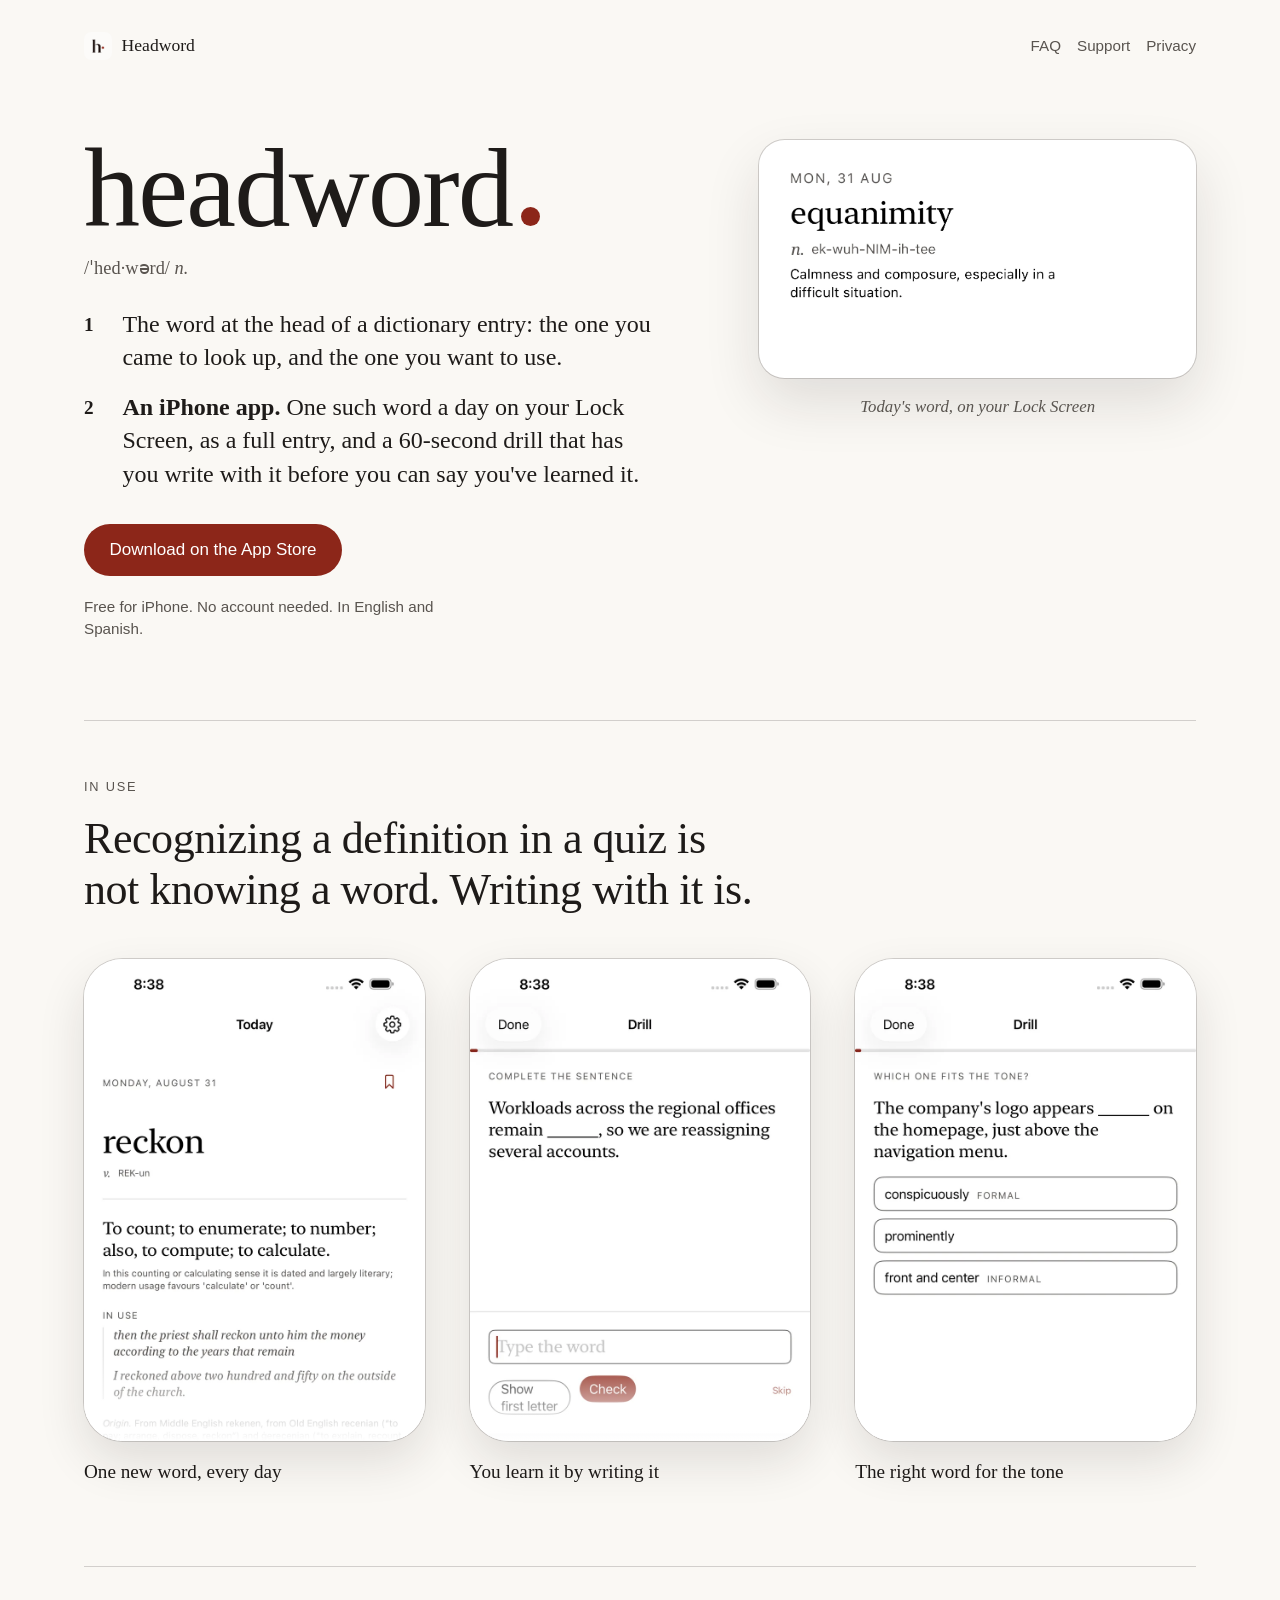
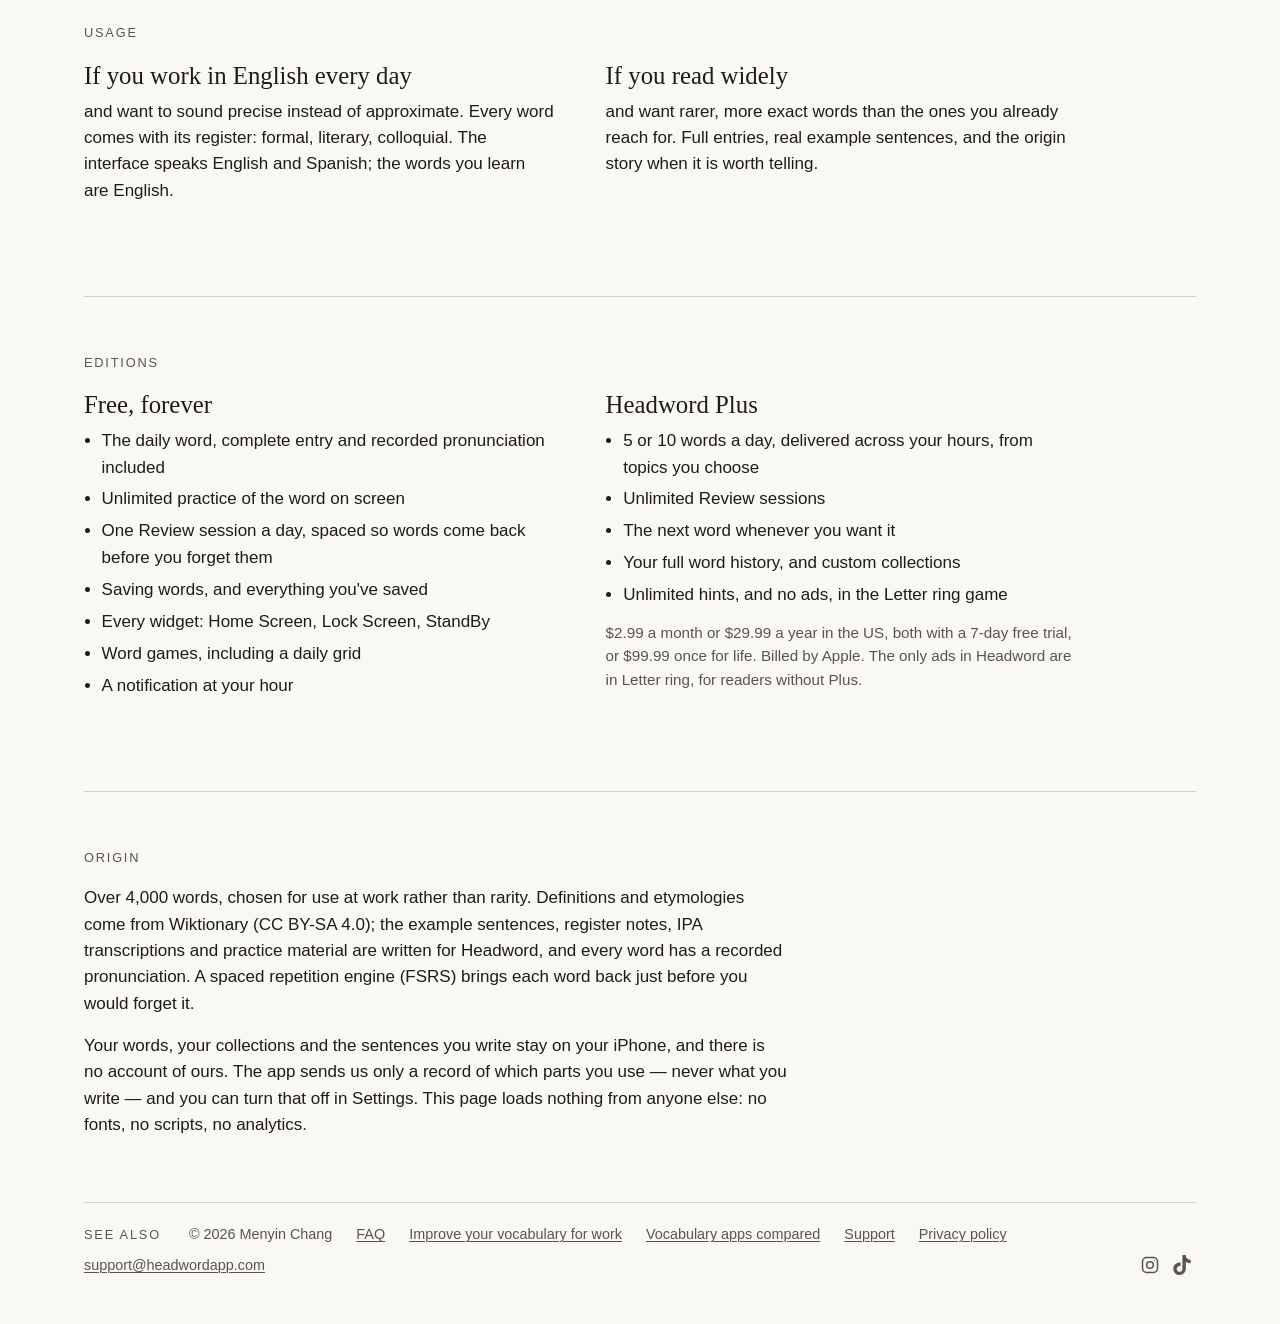
<file: index.html>
<!doctype html>
<html lang="en">
<head>
  <meta charset="utf-8">
  <meta name="viewport" content="width=device-width, initial-scale=1">
  <title>Headword: a word a day, and a drill that makes you write with it</title>
  <meta name="description" content="One new English word every day on your iPhone Lock Screen, as a full dictionary entry, and practice that has you type it, say it and write with it. For people who already work in English. No account needed.">
  <link rel="canonical" href="https://headwordapp.com/">
  <meta name="theme-color" content="#faf8f4" media="(prefers-color-scheme: light)">
  <meta name="theme-color" content="#16130f" media="(prefers-color-scheme: dark)">
  <meta property="og:type" content="website">
  <meta property="og:site_name" content="Headword">
  <meta property="og:title" content="Headword: a word a day, and a drill that makes you write with it">
  <meta property="og:description" content="One new English word every day on your iPhone Lock Screen, as a full dictionary entry, and a 60-second drill that has you write with it.">
  <meta property="og:url" content="https://headwordapp.com/">
  <meta property="og:image" content="https://headwordapp.com/img/og.jpg">
  <meta property="og:image:width" content="1200">
  <meta property="og:image:height" content="630">
  <meta property="og:image:alt" content="The Headword Lock Screen widget: Monday 31 August, equanimity, noun, calmness and composure, especially in a difficult situation.">
  <meta name="twitter:card" content="summary_large_image">
  <meta name="apple-itunes-app" content="app-id=6807881378">
  <link rel="icon" href="/icon.png">
  <link rel="apple-touch-icon" href="/icon.png">
  <link rel="stylesheet" href="/style.css">
  <script type="application/ld+json">
  {
    "@context": "https://schema.org",
    "@type": "MobileApplication",
    "name": "Headword",
    "alternateName": "Headword: Word of the Day",
    "url": "https://headwordapp.com/",
    "applicationCategory": "EducationalApplication",
    "installUrl": "https://apps.apple.com/app/id6807881378",
    "description": "One new English word every day on your iPhone Lock Screen, as a full dictionary entry, and practice that has you type it, say it and write with it, with spaced repetition. For non-native professionals who work in English.",
    "inLanguage": ["en", "es"],
    "offers": [
      { "@type": "Offer", "name": "Free", "price": "0", "priceCurrency": "USD" },
      { "@type": "Offer", "name": "Headword Plus, monthly", "price": "2.99", "priceCurrency": "USD" },
      { "@type": "Offer", "name": "Headword Plus, yearly", "price": "29.99", "priceCurrency": "USD" },
      { "@type": "Offer", "name": "Headword Plus, lifetime", "price": "99.99", "priceCurrency": "USD" }
    ],
    "operatingSystem": "iOS 18 or later",
    "author": { "@type": "Person", "name": "Menyin Chang" }
  }
  </script>
</head>
<body class="landing">
<main class="wide">
  <nav class="top" aria-label="Site">
    <a class="home" href="/" aria-current="page"><img src="/icon.png" alt="">Headword</a>
    <span class="spacer"></span>
    <a href="/faq/">FAQ</a>
    <a href="/support/">Support</a>
    <a href="/privacy/">Privacy</a>
  </nav>

  <header class="hero">
    <div class="entry">
      <h1 class="headword">
        <span class="visually-hidden">headword</span>
        <span class="bloom" aria-hidden="true"><span class="l" style="--i:0">h</span><span class="l" style="--i:1">e</span><span class="l" style="--i:2">a</span><span class="l" style="--i:3">d</span><span class="l" style="--i:4">w</span><span class="l" style="--i:5">o</span><span class="l" style="--i:6">r</span><span class="l" style="--i:7">d</span></span><span class="dot" aria-hidden="true"></span>
      </h1>
      <p class="apparatus">/ˈhed·wərd/ <span class="pos">n.</span></p>
      <ol class="senses">
        <li>
          <span class="n" aria-hidden="true">1</span>
          <p>The word at the head of a dictionary entry: the one you came to look up, and the one you want to use.</p>
        </li>
        <li>
          <span class="n" aria-hidden="true">2</span>
          <p><b>An iPhone app.</b> One such word a day on your Lock Screen, as a full entry, and a 60-second drill that has you write with it before you can say you've learned it.</p>
        </li>
      </ol>
      <div class="cta">
        <a class="button" href="https://apps.apple.com/app/id6807881378">Download on the App Store</a>
        <p class="quiet">Free for iPhone. No account needed. In English and Spanish.</p>
      </div>
    </div>
    <figure class="widget">
      <div class="card"><img src="/img/widget.webp" width="987" height="465" alt="The Lock Screen widget. Monday 31 August. equanimity, noun, ek-wuh-NIM-ih-tee. Calmness and composure, especially in a difficult situation."></div>
      <figcaption>Today's word, on your Lock Screen</figcaption>
    </figure>
  </header>

  <section class="sec" aria-labelledby="in-use">
    <h2 class="label" id="in-use">In use</h2>
    <p class="statement">Recognizing a definition in a quiz is not knowing a word. Writing with it is.</p>
    <div class="screens">
      <figure>
        <div class="phone"><img src="/img/today.webp" width="800" height="1130" loading="lazy" alt="The Today screen. Monday, August 31. reckon, verb, REK-un. To count; to enumerate; to number; also, to compute; to calculate. A note on usage, two example sentences, and the origin."></div>
        <figcaption>One new word, every day</figcaption>
      </figure>
      <figure>
        <div class="phone"><img src="/img/cloze.webp" width="800" height="1130" loading="lazy" alt="The drill. Complete the sentence: Workloads across the regional offices remain blank, so we are reassigning several accounts. A field to type the word, with Check, Show first letter and Skip."></div>
        <figcaption>You learn it by writing it</figcaption>
      </figure>
      <figure>
        <div class="phone"><img src="/img/register.webp" width="800" height="1130" loading="lazy" alt="The drill. Which one fits the tone? The company's logo appears blank on the homepage. Three choices: conspicuously, marked formal; prominently; front and center, marked informal."></div>
        <figcaption>The right word for the tone</figcaption>
      </figure>
    </div>
  </section>

  <section class="sec" aria-labelledby="usage">
    <h2 class="label" id="usage">Usage</h2>
    <div class="cols">
      <div>
        <h3>If you work in English every day</h3>
        <p>and want to sound precise instead of approximate. Every word comes with its register: formal, literary, colloquial. The interface speaks English and Spanish; the words you learn are English.</p>
      </div>
      <div>
        <h3>If you read widely</h3>
        <p>and want rarer, more exact words than the ones you already reach for. Full entries, real example sentences, and the origin story when it is worth telling.</p>
      </div>
    </div>
  </section>

  <section class="sec" aria-labelledby="editions">
    <h2 class="label" id="editions">Editions</h2>
    <div class="cols">
      <div>
        <h3>Free, forever</h3>
        <ul>
          <li>The daily word, complete entry and recorded pronunciation included</li>
          <li>Unlimited practice of the word on screen</li>
          <li>One Review session a day, spaced so words come back before you forget them</li>
          <li>Saving words, and everything you've saved</li>
          <li>Every widget: Home Screen, Lock Screen, StandBy</li>
          <li>Word games, including a daily grid</li>
          <li>A notification at your hour</li>
        </ul>
      </div>
      <div>
        <h3>Headword Plus</h3>
        <ul>
          <li>5 or 10 words a day, delivered across your hours, from topics you choose</li>
          <li>Unlimited Review sessions</li>
          <li>The next word whenever you want it</li>
          <li>Your full word history, and custom collections</li>
          <li>Unlimited hints, and no ads, in the Letter ring game</li>
        </ul>
        <p class="quiet">$2.99 a month or $29.99 a year in the US, both with a 7-day free trial, or $99.99 once for life. Billed by Apple. The only ads in Headword are in Letter ring, for readers without Plus.</p>
      </div>
    </div>
  </section>

  <section class="sec origin" aria-labelledby="origin">
    <h2 class="label" id="origin">Origin</h2>
    <p>Over 4,000 words, chosen for use at work rather than rarity. Definitions and etymologies come from Wiktionary (CC BY-SA 4.0); the example sentences, register notes, IPA transcriptions and practice material are written for Headword, and every word has a recorded pronunciation. A spaced repetition engine (FSRS) brings each word back just before you would forget it.</p>
    <p>Your words, your collections and the sentences you write stay on your iPhone, and there is no account of ours. The app sends us only a record of which parts you use — never what you write — and you can turn that off in Settings. This page loads nothing from anyone else: no fonts, no scripts, no analytics.</p>
  </section>

  <footer class="see-also">
    <span class="label">See also</span>
    <span>© 2026 Menyin Chang</span>
    <a href="/faq/">FAQ</a>
    <a href="/guides/improve-english-vocabulary-for-work/">Improve your vocabulary for work</a>
    <a href="/guides/vocabulary-apps-for-work/">Vocabulary apps compared</a>
    <a href="/support/">Support</a>
    <a href="/privacy/">Privacy policy</a>
    <a href="mailto:support@headwordapp.com">support@headwordapp.com</a>
    <span class="social"><a class="icon" href="https://www.instagram.com/headword.app/" rel="me" aria-label="Headword on Instagram, @headword.app"><svg viewBox="0 0 24 24" width="20" height="20" aria-hidden="true" focusable="false" fill="none" stroke="currentColor" stroke-width="1.8" stroke-linecap="round"><rect x="3" y="3" width="18" height="18" rx="5"/><circle cx="12" cy="12" r="4"/><circle cx="17.3" cy="6.7" r="0.6" fill="currentColor" stroke="none"/></svg></a><a class="icon" href="https://www.tiktok.com/@headword.app" rel="me" aria-label="Headword on TikTok, @headword.app"><svg viewBox="0 0 24 24" width="20" height="20" aria-hidden="true" focusable="false" fill="currentColor"><path d="M12.525.02c1.31-.02 2.61-.01 3.91-.02.08 1.53.63 3.09 1.75 4.17 1.12 1.11 2.7 1.62 4.24 1.79v4.03c-1.44-.05-2.89-.35-4.2-.97-.57-.26-1.1-.59-1.62-.93-.01 2.92.01 5.84-.02 8.75-.08 1.4-.54 2.79-1.35 3.94-1.31 1.92-3.58 3.17-5.91 3.21-1.43.08-2.86-.31-4.08-1.03-2.02-1.19-3.44-3.37-3.65-5.71-.02-.5-.03-1-.01-1.49.18-1.9 1.12-3.72 2.58-4.96 1.66-1.44 3.98-2.13 6.15-1.72.02 1.48-.04 2.96-.04 4.44-.99-.32-2.15-.23-3.02.37-.63.41-1.11 1.04-1.36 1.75-.21.51-.15 1.07-.14 1.61.24 1.64 1.82 3.02 3.5 2.87 1.12-.01 2.19-.66 2.77-1.61.19-.33.4-.67.41-1.06.1-1.79.06-3.57.07-5.36.01-4.03-.01-8.05.02-12.07z"/></svg></a></span>
  </footer>
</main>
</body>
</html>
</file>
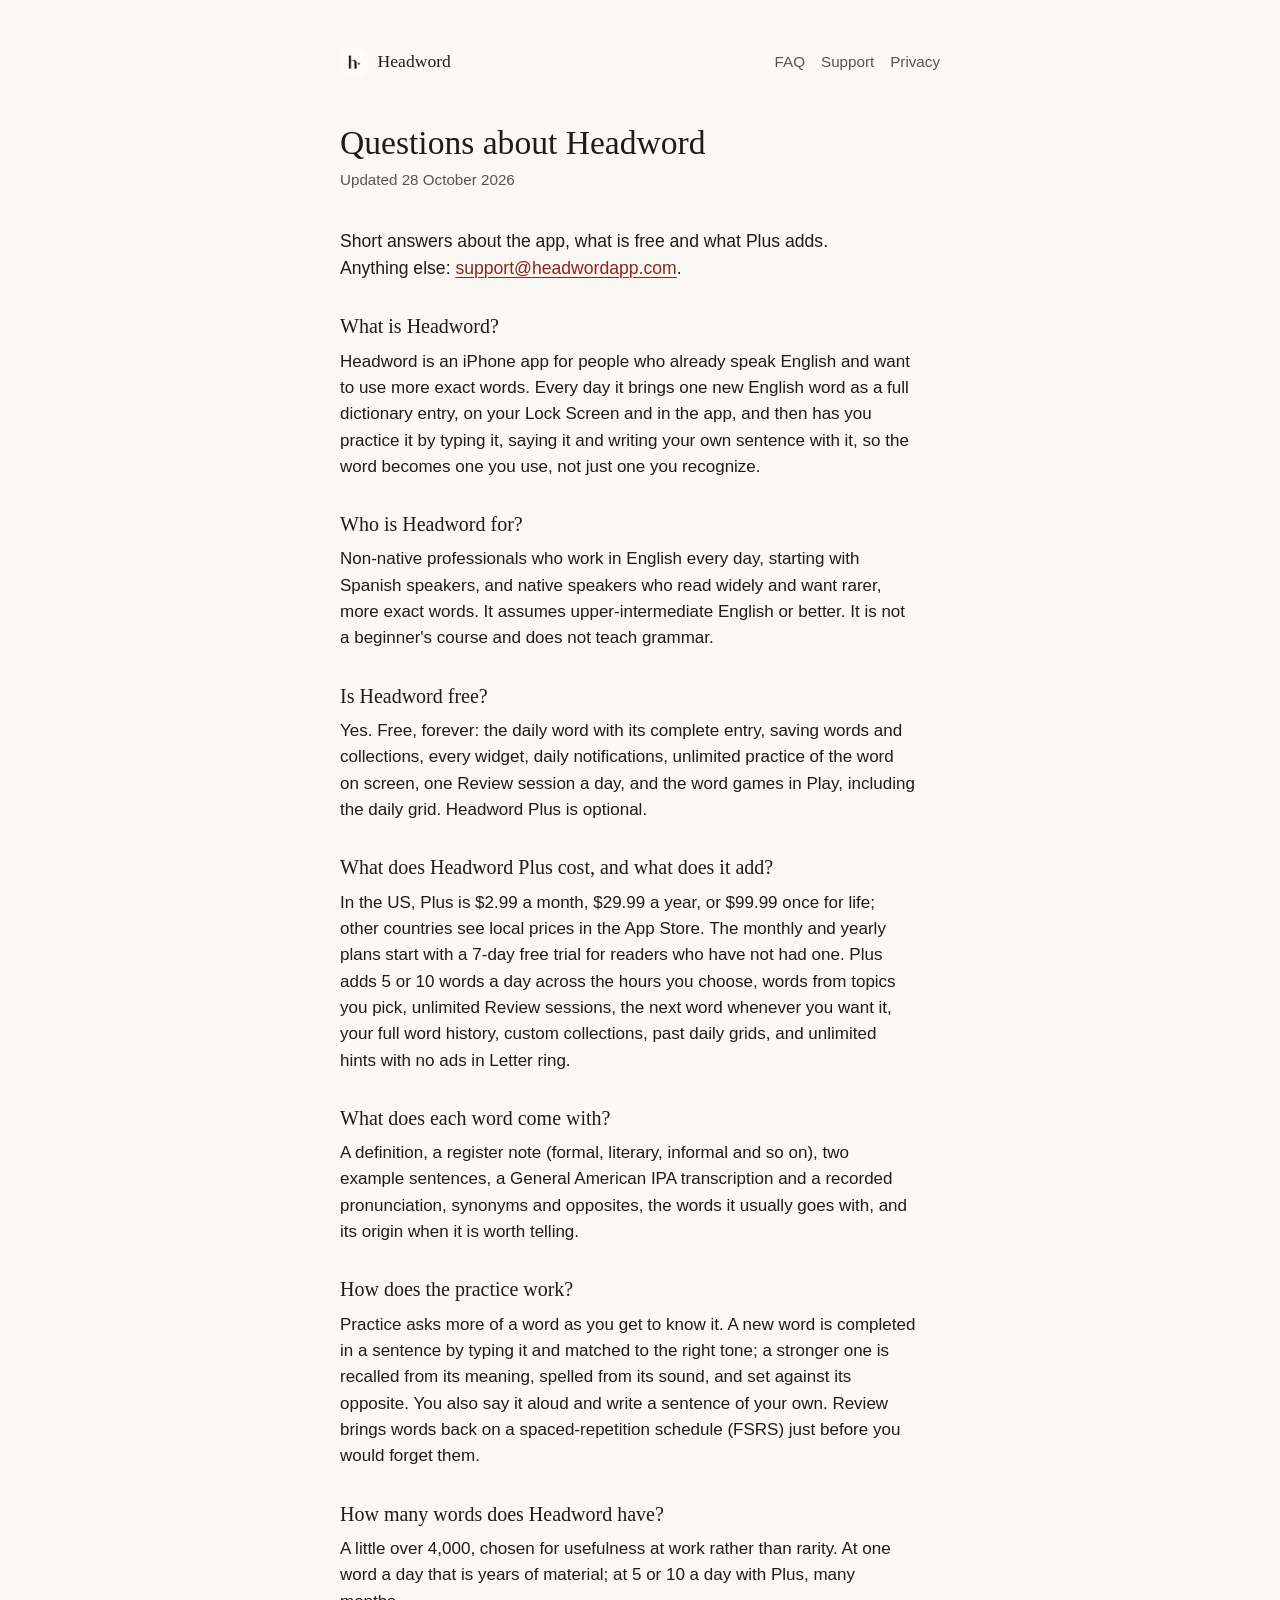
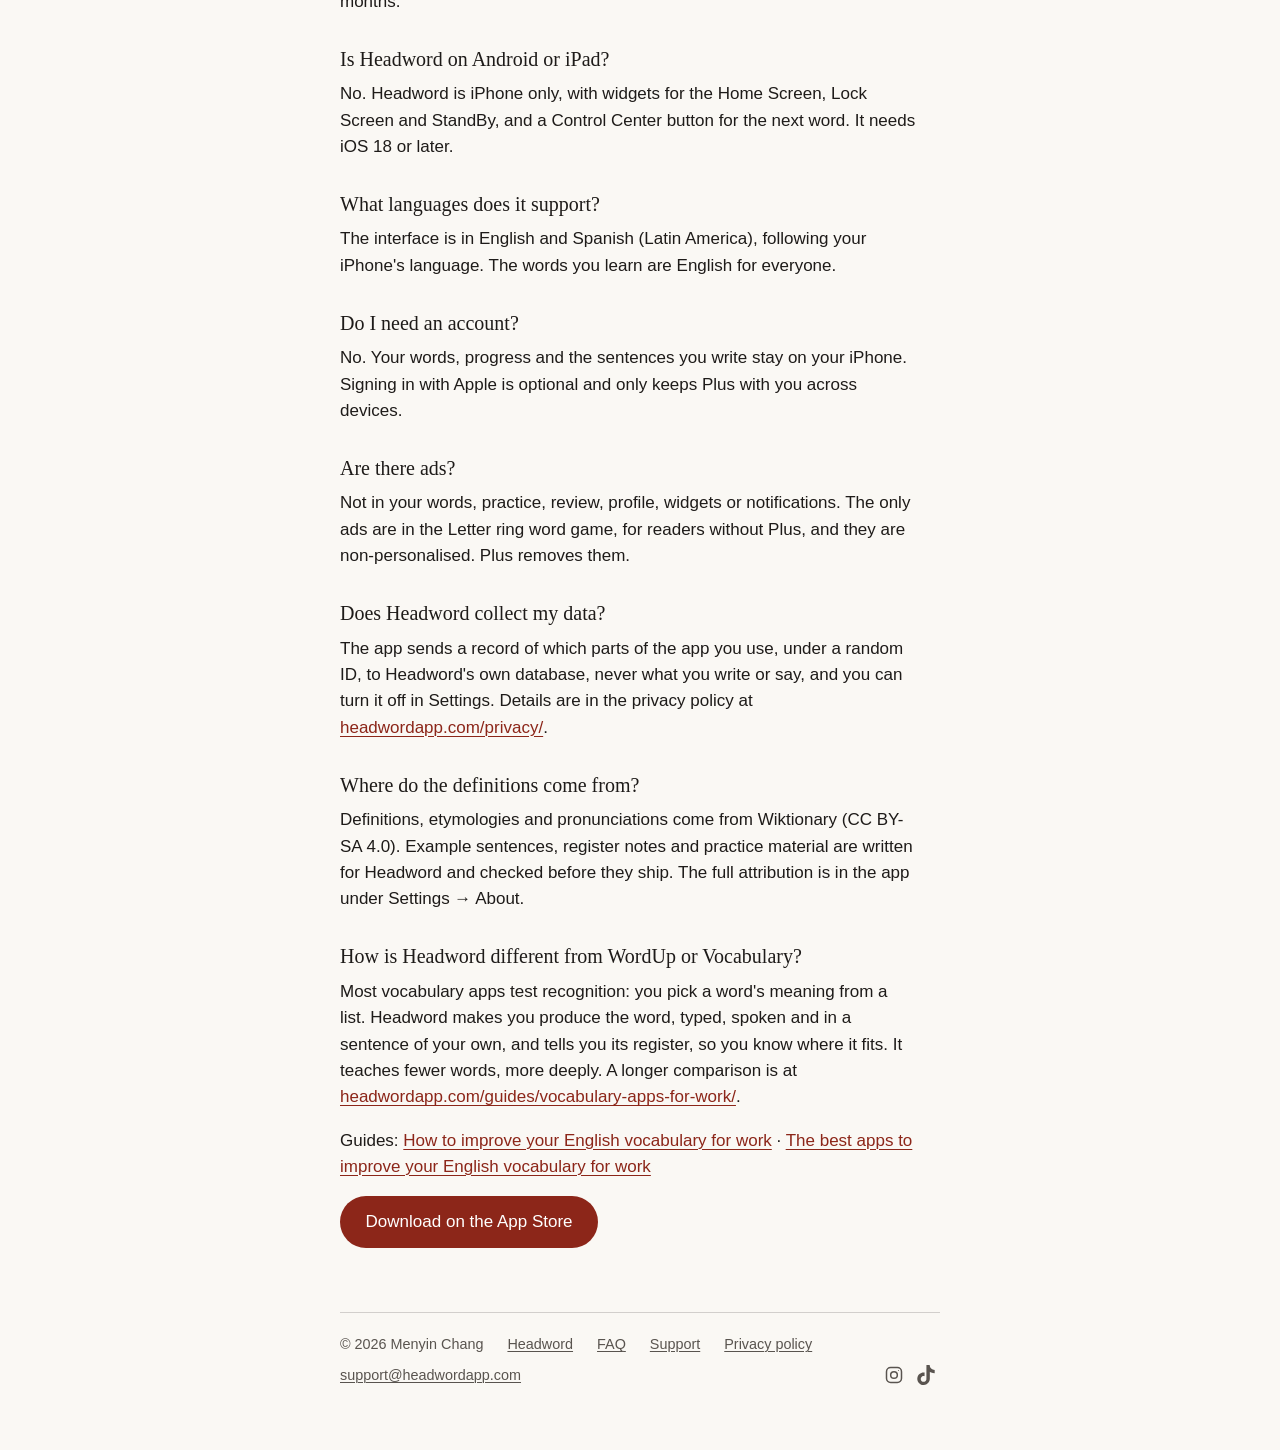
<file: faq/index.html>
<!doctype html>
<html lang="en">
<head>
  <meta charset="utf-8">
  <meta name="viewport" content="width=device-width, initial-scale=1">
  <title>Headword FAQ: price, Plus, practice, languages and privacy</title>
  <meta name="description" content="Answers about Headword, the iPhone vocabulary app: what is free, what Plus costs, how practice and spaced repetition work, languages, ads and privacy.">
  <link rel="canonical" href="https://headwordapp.com/faq/">
  <meta property="og:type" content="website">
  <meta property="og:site_name" content="Headword">
  <meta property="og:title" content="Headword FAQ: price, Plus, practice, languages and privacy">
  <meta property="og:description" content="Answers about Headword, the iPhone vocabulary app: what is free, what Plus costs, how practice and spaced repetition work, languages, ads and privacy.">
  <meta property="og:url" content="https://headwordapp.com/faq/">
  <meta property="og:image" content="https://headwordapp.com/img/og.jpg">
  <meta name="apple-itunes-app" content="app-id=6807881378">
  <link rel="icon" href="/icon.png">
  <link rel="stylesheet" href="/style.css">
  <script type="application/ld+json">
{
  "@context": "https://schema.org",
  "@type": "FAQPage",
  "mainEntity": [
    {
      "@type": "Question",
      "name": "What is Headword?",
      "acceptedAnswer": {
        "@type": "Answer",
        "text": "Headword is an iPhone app for people who already speak English and want to use more exact words. Every day it brings one new English word as a full dictionary entry, on your Lock Screen and in the app, and then has you practice it by typing it, saying it and writing your own sentence with it, so the word becomes one you use, not just one you recognize."
      }
    },
    {
      "@type": "Question",
      "name": "Who is Headword for?",
      "acceptedAnswer": {
        "@type": "Answer",
        "text": "Non-native professionals who work in English every day, starting with Spanish speakers, and native speakers who read widely and want rarer, more exact words. It assumes upper-intermediate English or better. It is not a beginner's course and does not teach grammar."
      }
    },
    {
      "@type": "Question",
      "name": "Is Headword free?",
      "acceptedAnswer": {
        "@type": "Answer",
        "text": "Yes. Free, forever: the daily word with its complete entry, saving words and collections, every widget, daily notifications, unlimited practice of the word on screen, one Review session a day, and the word games in Play, including the daily grid. Headword Plus is optional."
      }
    },
    {
      "@type": "Question",
      "name": "What does Headword Plus cost, and what does it add?",
      "acceptedAnswer": {
        "@type": "Answer",
        "text": "In the US, Plus is $2.99 a month, $29.99 a year, or $99.99 once for life; other countries see local prices in the App Store. The monthly and yearly plans start with a 7-day free trial for readers who have not had one. Plus adds 5 or 10 words a day across the hours you choose, words from topics you pick, unlimited Review sessions, the next word whenever you want it, your full word history, custom collections, past daily grids, and unlimited hints with no ads in Letter ring."
      }
    },
    {
      "@type": "Question",
      "name": "What does each word come with?",
      "acceptedAnswer": {
        "@type": "Answer",
        "text": "A definition, a register note (formal, literary, informal and so on), two example sentences, a General American IPA transcription and a recorded pronunciation, synonyms and opposites, the words it usually goes with, and its origin when it is worth telling."
      }
    },
    {
      "@type": "Question",
      "name": "How does the practice work?",
      "acceptedAnswer": {
        "@type": "Answer",
        "text": "Practice asks more of a word as you get to know it. A new word is completed in a sentence by typing it and matched to the right tone; a stronger one is recalled from its meaning, spelled from its sound, and set against its opposite. You also say it aloud and write a sentence of your own. Review brings words back on a spaced-repetition schedule (FSRS) just before you would forget them."
      }
    },
    {
      "@type": "Question",
      "name": "How many words does Headword have?",
      "acceptedAnswer": {
        "@type": "Answer",
        "text": "A little over 4,000, chosen for usefulness at work rather than rarity. At one word a day that is years of material; at 5 or 10 a day with Plus, many months."
      }
    },
    {
      "@type": "Question",
      "name": "Is Headword on Android or iPad?",
      "acceptedAnswer": {
        "@type": "Answer",
        "text": "No. Headword is iPhone only, with widgets for the Home Screen, Lock Screen and StandBy, and a Control Center button for the next word. It needs iOS 18 or later."
      }
    },
    {
      "@type": "Question",
      "name": "What languages does it support?",
      "acceptedAnswer": {
        "@type": "Answer",
        "text": "The interface is in English and Spanish (Latin America), following your iPhone's language. The words you learn are English for everyone."
      }
    },
    {
      "@type": "Question",
      "name": "Do I need an account?",
      "acceptedAnswer": {
        "@type": "Answer",
        "text": "No. Your words, progress and the sentences you write stay on your iPhone. Signing in with Apple is optional and only keeps Plus with you across devices."
      }
    },
    {
      "@type": "Question",
      "name": "Are there ads?",
      "acceptedAnswer": {
        "@type": "Answer",
        "text": "Not in your words, practice, review, profile, widgets or notifications. The only ads are in the Letter ring word game, for readers without Plus, and they are non-personalised. Plus removes them."
      }
    },
    {
      "@type": "Question",
      "name": "Does Headword collect my data?",
      "acceptedAnswer": {
        "@type": "Answer",
        "text": "The app sends a record of which parts of the app you use, under a random ID, to Headword's own database, never what you write or say, and you can turn it off in Settings. Details are in the privacy policy at headwordapp.com/privacy/."
      }
    },
    {
      "@type": "Question",
      "name": "Where do the definitions come from?",
      "acceptedAnswer": {
        "@type": "Answer",
        "text": "Definitions, etymologies and pronunciations come from Wiktionary (CC BY-SA 4.0). Example sentences, register notes and practice material are written for Headword and checked before they ship. The full attribution is in the app under Settings → About."
      }
    },
    {
      "@type": "Question",
      "name": "How is Headword different from WordUp or Vocabulary?",
      "acceptedAnswer": {
        "@type": "Answer",
        "text": "Most vocabulary apps test recognition: you pick a word's meaning from a list. Headword makes you produce the word, typed, spoken and in a sentence of your own, and tells you its register, so you know where it fits. It teaches fewer words, more deeply. A longer comparison is at headwordapp.com/guides/vocabulary-apps-for-work/."
      }
    }
  ]
}
  </script>
</head>
<body>
<main>
  <nav class="top" aria-label="Site">
    <a class="home" href="/"><img src="/icon.png" alt="">Headword</a>
    <span class="spacer"></span>
    <a href="/faq/" aria-current="page">FAQ</a>
    <a href="/support/">Support</a>
    <a href="/privacy/">Privacy</a>
  </nav>

  <h1>Questions about Headword</h1>
  <p class="dateline">Updated 28 October 2026</p>
  <p class="lead">Short answers about the app, what is free and what Plus adds. Anything else: <a href="mailto:support@headwordapp.com">support@headwordapp.com</a>.</p>
  <dl class="faq">
    <dt>What is Headword?</dt>
    <dd><p>Headword is an iPhone app for people who already speak English and want to use more exact words. Every day it brings one new English word as a full dictionary entry, on your Lock Screen and in the app, and then has you practice it by typing it, saying it and writing your own sentence with it, so the word becomes one you use, not just one you recognize.</p></dd>
    <dt>Who is Headword for?</dt>
    <dd><p>Non-native professionals who work in English every day, starting with Spanish speakers, and native speakers who read widely and want rarer, more exact words. It assumes upper-intermediate English or better. It is not a beginner&#x27;s course and does not teach grammar.</p></dd>
    <dt>Is Headword free?</dt>
    <dd><p>Yes. Free, forever: the daily word with its complete entry, saving words and collections, every widget, daily notifications, unlimited practice of the word on screen, one Review session a day, and the word games in Play, including the daily grid. Headword Plus is optional.</p></dd>
    <dt>What does Headword Plus cost, and what does it add?</dt>
    <dd><p>In the US, Plus is $2.99 a month, $29.99 a year, or $99.99 once for life; other countries see local prices in the App Store. The monthly and yearly plans start with a 7-day free trial for readers who have not had one. Plus adds 5 or 10 words a day across the hours you choose, words from topics you pick, unlimited Review sessions, the next word whenever you want it, your full word history, custom collections, past daily grids, and unlimited hints with no ads in Letter ring.</p></dd>
    <dt>What does each word come with?</dt>
    <dd><p>A definition, a register note (formal, literary, informal and so on), two example sentences, a General American IPA transcription and a recorded pronunciation, synonyms and opposites, the words it usually goes with, and its origin when it is worth telling.</p></dd>
    <dt>How does the practice work?</dt>
    <dd><p>Practice asks more of a word as you get to know it. A new word is completed in a sentence by typing it and matched to the right tone; a stronger one is recalled from its meaning, spelled from its sound, and set against its opposite. You also say it aloud and write a sentence of your own. Review brings words back on a spaced-repetition schedule (FSRS) just before you would forget them.</p></dd>
    <dt>How many words does Headword have?</dt>
    <dd><p>A little over 4,000, chosen for usefulness at work rather than rarity. At one word a day that is years of material; at 5 or 10 a day with Plus, many months.</p></dd>
    <dt>Is Headword on Android or iPad?</dt>
    <dd><p>No. Headword is iPhone only, with widgets for the Home Screen, Lock Screen and StandBy, and a Control Center button for the next word. It needs iOS 18 or later.</p></dd>
    <dt>What languages does it support?</dt>
    <dd><p>The interface is in English and Spanish (Latin America), following your iPhone&#x27;s language. The words you learn are English for everyone.</p></dd>
    <dt>Do I need an account?</dt>
    <dd><p>No. Your words, progress and the sentences you write stay on your iPhone. Signing in with Apple is optional and only keeps Plus with you across devices.</p></dd>
    <dt>Are there ads?</dt>
    <dd><p>Not in your words, practice, review, profile, widgets or notifications. The only ads are in the Letter ring word game, for readers without Plus, and they are non-personalised. Plus removes them.</p></dd>
    <dt>Does Headword collect my data?</dt>
    <dd><p>The app sends a record of which parts of the app you use, under a random ID, to Headword&#x27;s own database, never what you write or say, and you can turn it off in Settings. Details are in the privacy policy at <a href="/privacy/">headwordapp.com/privacy/</a>.</p></dd>
    <dt>Where do the definitions come from?</dt>
    <dd><p>Definitions, etymologies and pronunciations come from Wiktionary (CC BY-SA 4.0). Example sentences, register notes and practice material are written for Headword and checked before they ship. The full attribution is in the app under Settings → About.</p></dd>
    <dt>How is Headword different from WordUp or Vocabulary?</dt>
    <dd><p>Most vocabulary apps test recognition: you pick a word&#x27;s meaning from a list. Headword makes you produce the word, typed, spoken and in a sentence of your own, and tells you its register, so you know where it fits. It teaches fewer words, more deeply. A longer comparison is at <a href="/guides/vocabulary-apps-for-work/">headwordapp.com/guides/vocabulary-apps-for-work/</a>.</p></dd>
  </dl>
  <p>Guides: <a href="/guides/improve-english-vocabulary-for-work/">How to improve your English vocabulary for work</a> · <a href="/guides/vocabulary-apps-for-work/">The best apps to improve your English vocabulary for work</a></p>
  <p><a class="button" href="https://apps.apple.com/app/id6807881378">Download on the App Store</a></p>

  <footer>
    <span>© 2026 Menyin Chang</span>
    <a href="/">Headword</a>
    <a href="/faq/">FAQ</a>
    <a href="/support/">Support</a>
    <a href="/privacy/">Privacy policy</a>
    <a href="mailto:support@headwordapp.com">support@headwordapp.com</a>
    <span class="social"><a class="icon" href="https://www.instagram.com/headword.app/" rel="me" aria-label="Headword on Instagram, @headword.app"><svg viewBox="0 0 24 24" width="20" height="20" aria-hidden="true" focusable="false" fill="none" stroke="currentColor" stroke-width="1.8" stroke-linecap="round"><rect x="3" y="3" width="18" height="18" rx="5"/><circle cx="12" cy="12" r="4"/><circle cx="17.3" cy="6.7" r="0.6" fill="currentColor" stroke="none"/></svg></a><a class="icon" href="https://www.tiktok.com/@headword.app" rel="me" aria-label="Headword on TikTok, @headword.app"><svg viewBox="0 0 24 24" width="20" height="20" aria-hidden="true" focusable="false" fill="currentColor"><path d="M12.525.02c1.31-.02 2.61-.01 3.91-.02.08 1.53.63 3.09 1.75 4.17 1.12 1.11 2.7 1.62 4.24 1.79v4.03c-1.44-.05-2.89-.35-4.2-.97-.57-.26-1.1-.59-1.62-.93-.01 2.92.01 5.84-.02 8.75-.08 1.4-.54 2.79-1.35 3.94-1.31 1.92-3.58 3.17-5.91 3.21-1.43.08-2.86-.31-4.08-1.03-2.02-1.19-3.44-3.37-3.65-5.71-.02-.5-.03-1-.01-1.49.18-1.9 1.12-3.72 2.58-4.96 1.66-1.44 3.98-2.13 6.15-1.72.02 1.48-.04 2.96-.04 4.44-.99-.32-2.15-.23-3.02.37-.63.41-1.11 1.04-1.36 1.75-.21.51-.15 1.07-.14 1.61.24 1.64 1.82 3.02 3.5 2.87 1.12-.01 2.19-.66 2.77-1.61.19-.33.4-.67.41-1.06.1-1.79.06-3.57.07-5.36.01-4.03-.01-8.05.02-12.07z"/></svg></a></span>
  </footer>
</main>
</body>
</html>
</file>
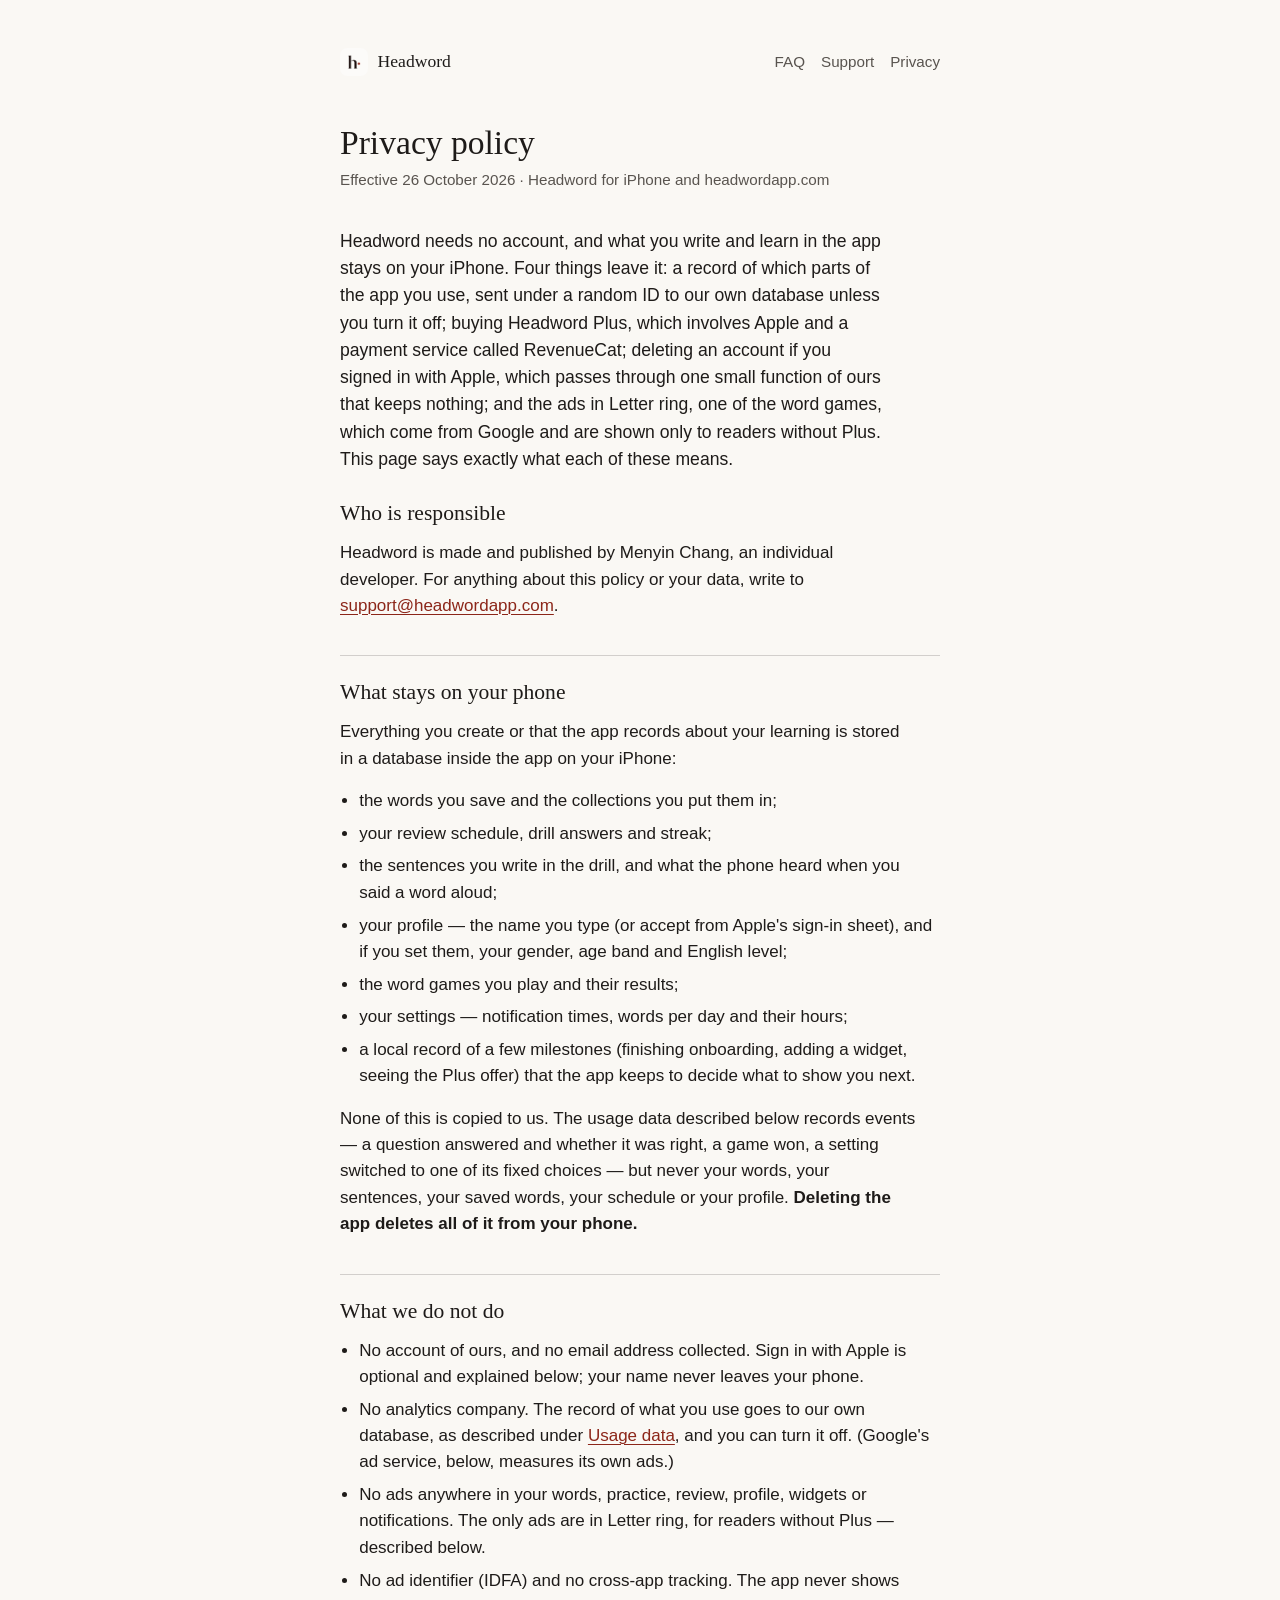
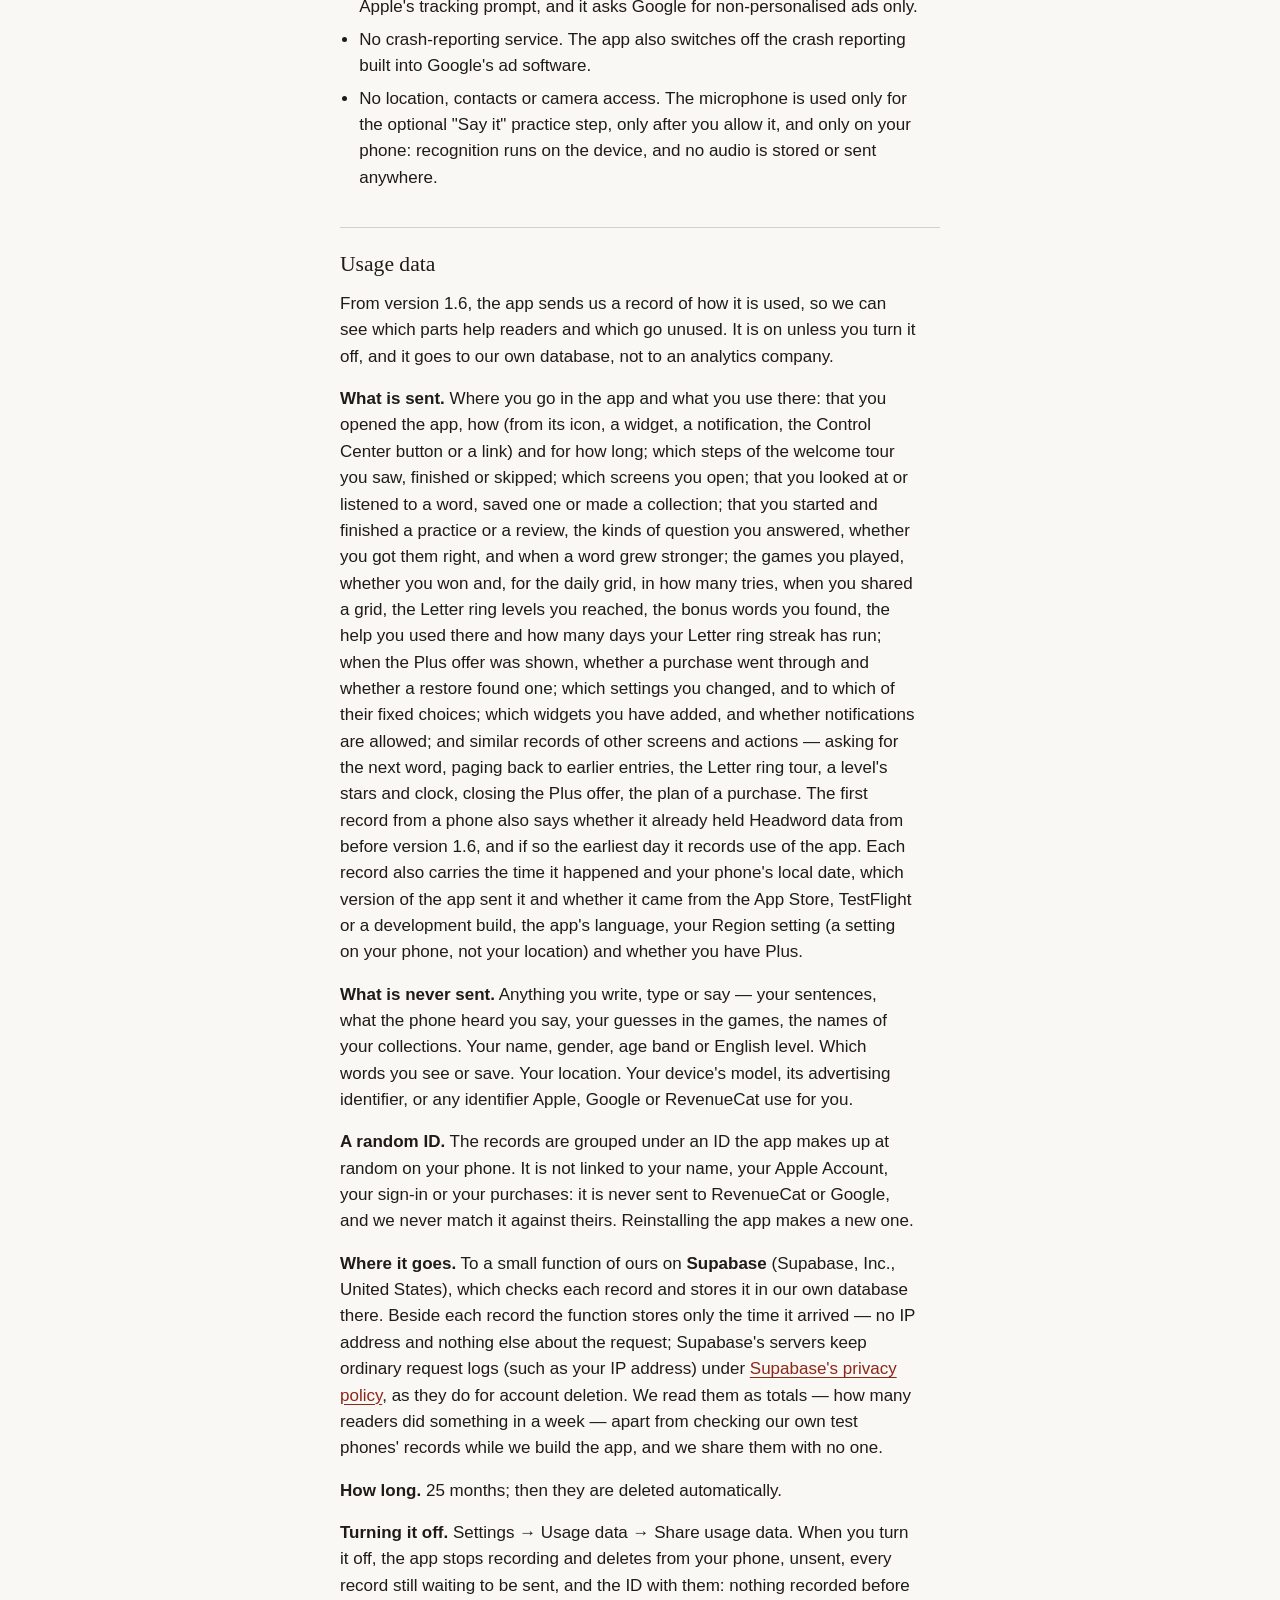
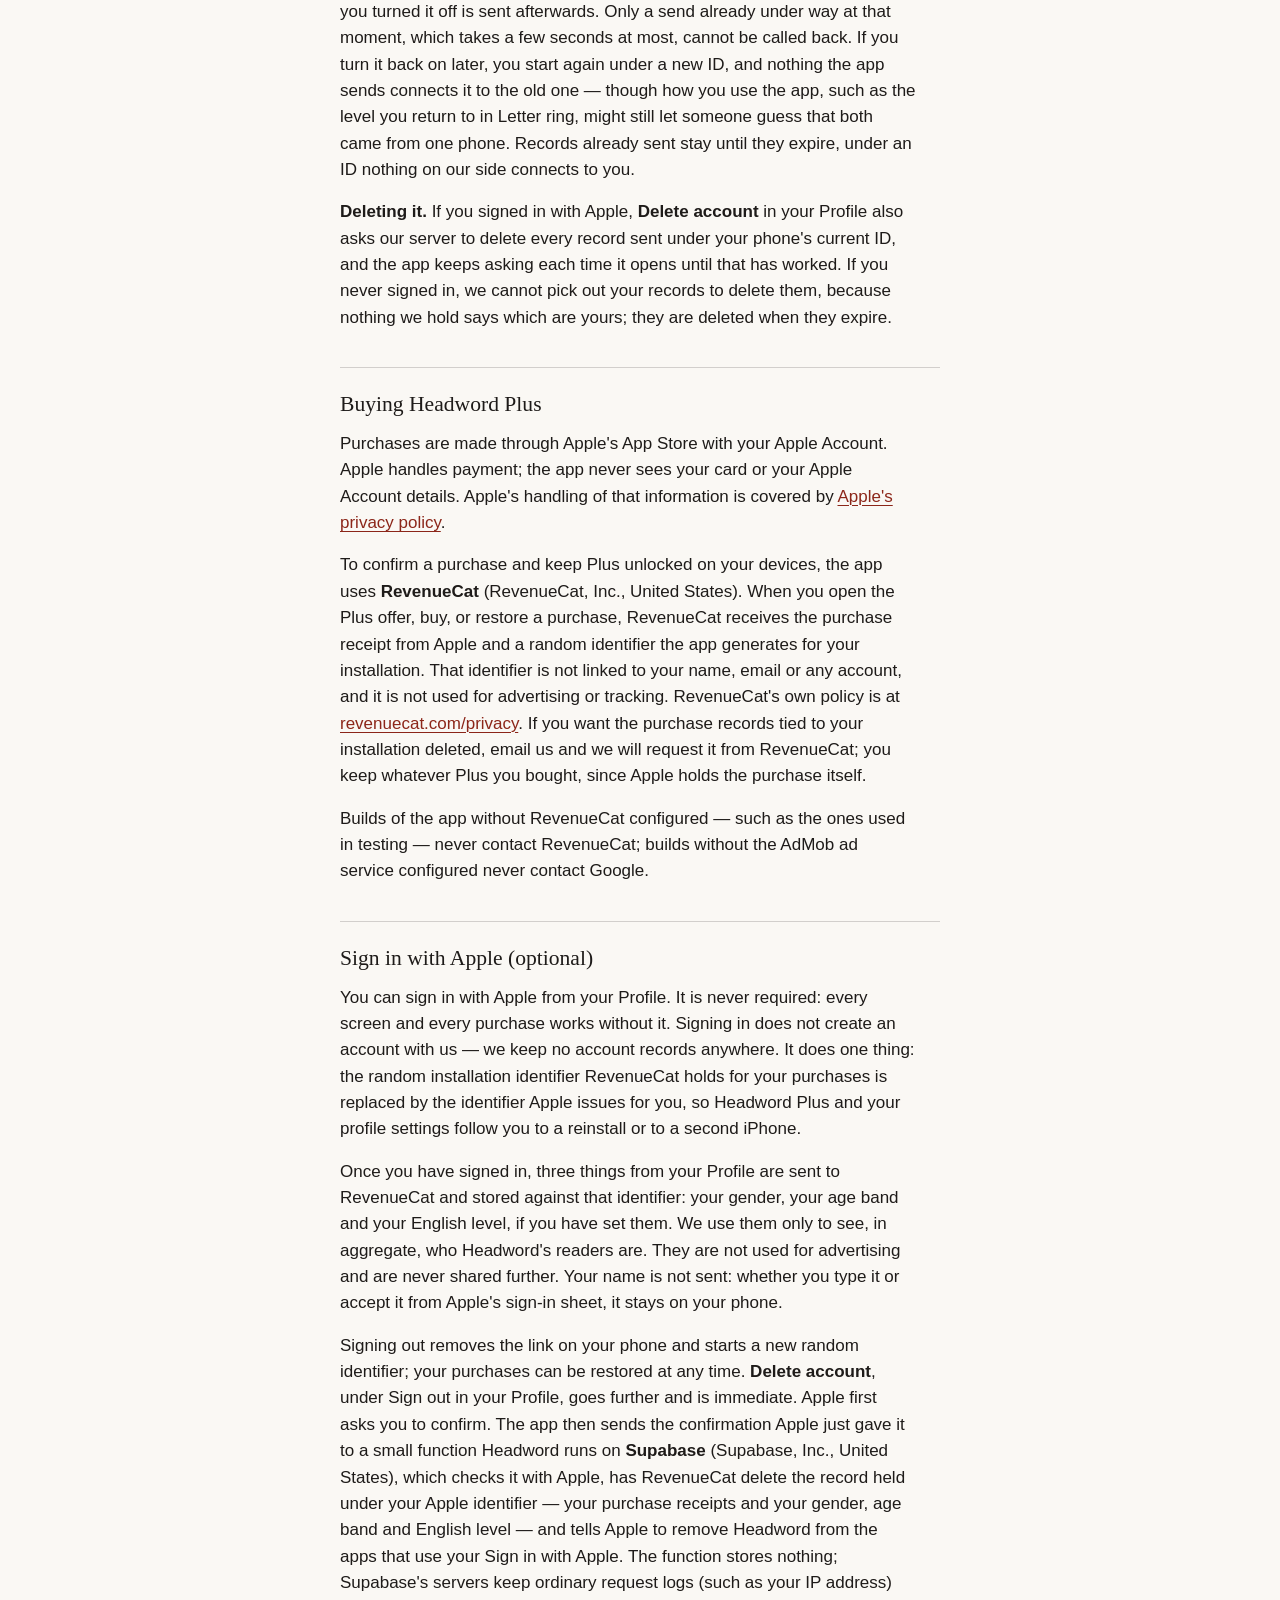
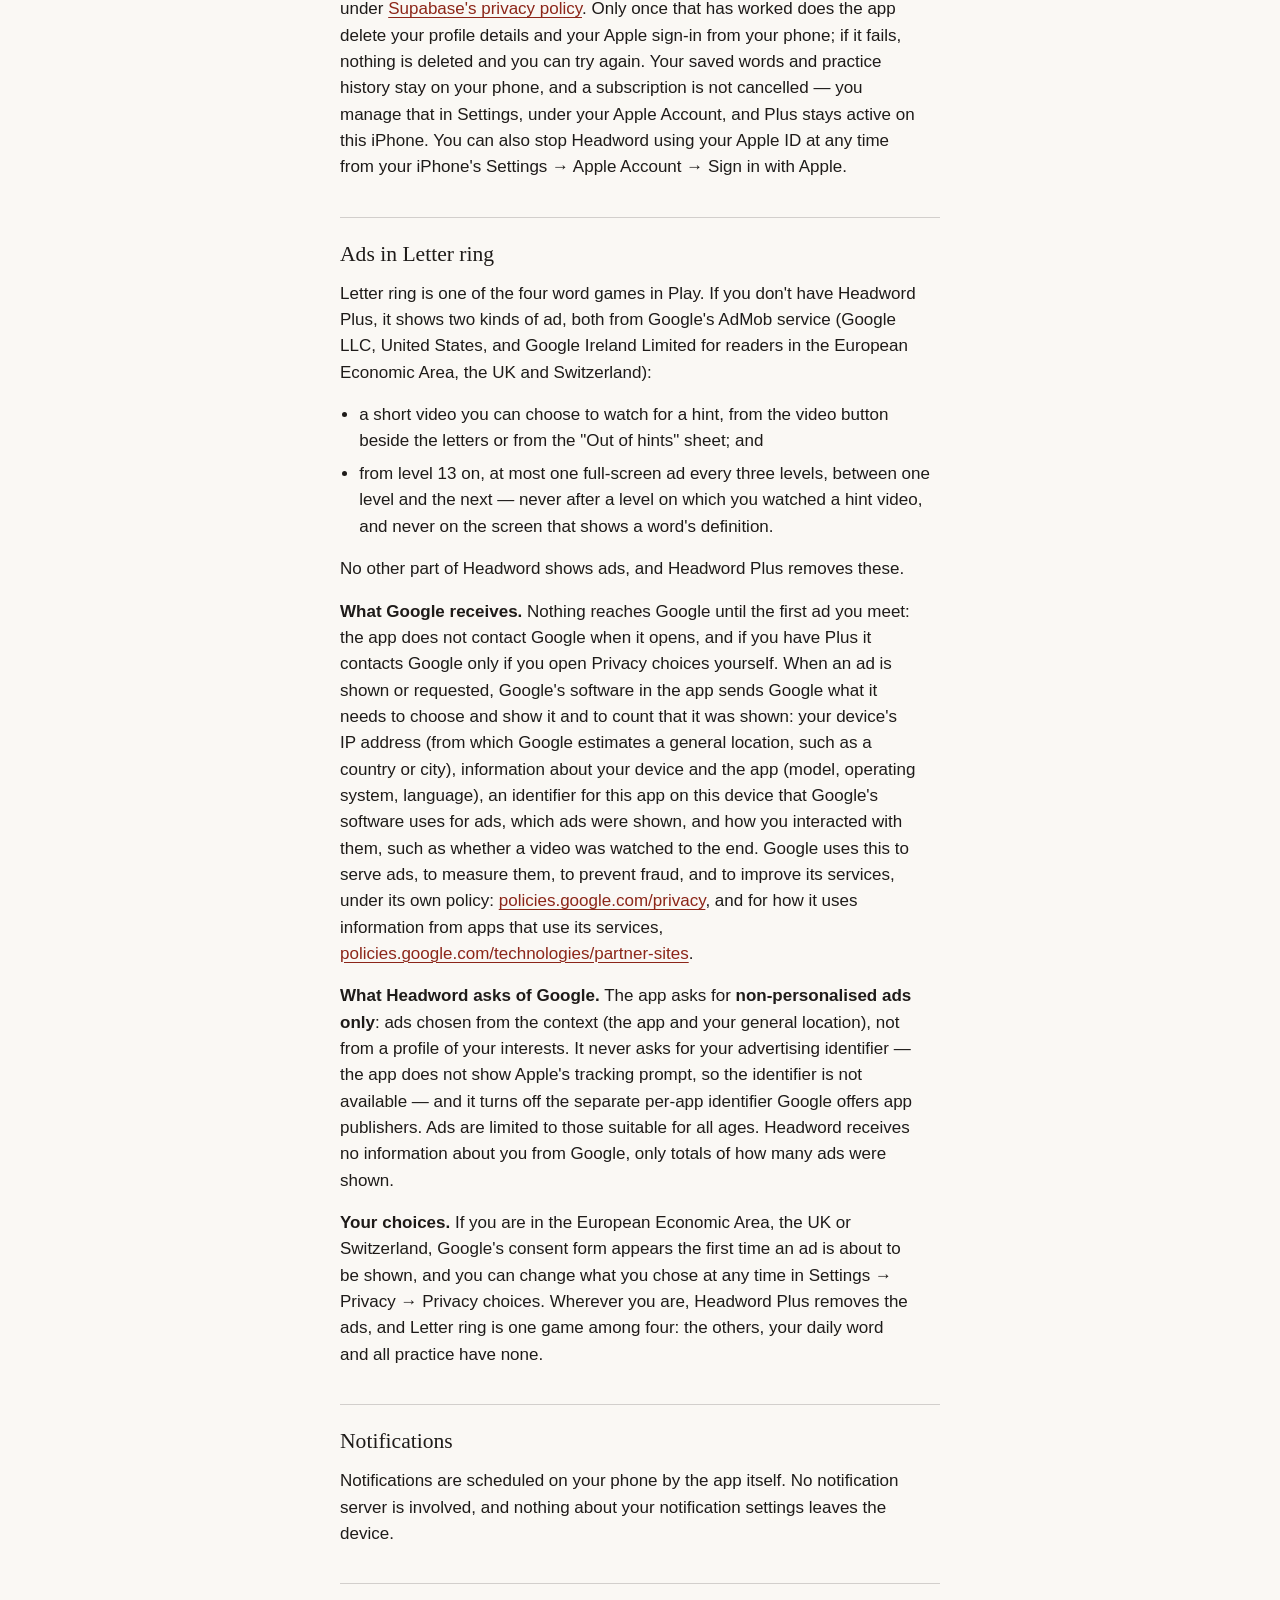
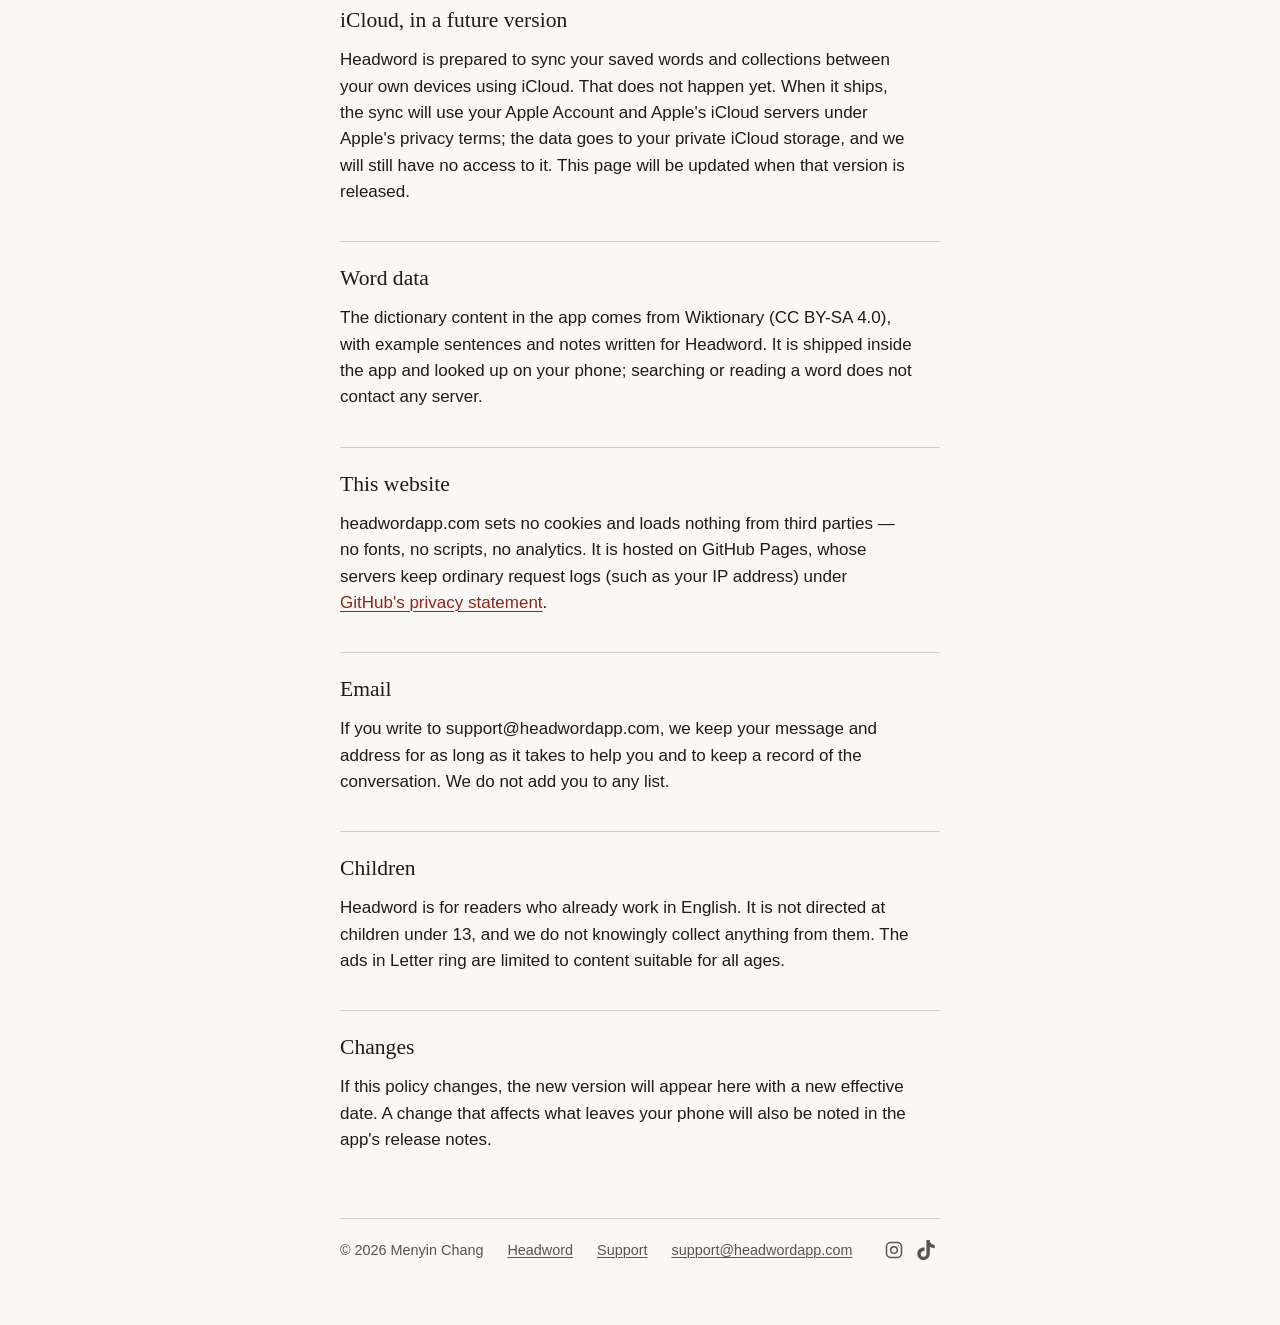
<file: privacy/index.html>
<!doctype html>
<html lang="en">
<head>
  <meta charset="utf-8">
  <meta name="viewport" content="width=device-width, initial-scale=1">
  <title>Privacy policy — Headword</title>
  <meta name="description" content="What Headword for iPhone collects (what you use, never what you write), where your data lives (your phone), and who else is involved (Apple, RevenueCat if you buy Plus, and Google for the ads in Letter ring).">
  <link rel="icon" href="/icon.png">
  <link rel="stylesheet" href="/style.css">
</head>
<body>
<main>
  <nav class="top" aria-label="Site">
    <a class="home" href="/"><img src="/icon.png" alt="">Headword</a>
    <span class="spacer"></span>
    <a href="/faq/">FAQ</a>
    <a href="/support/">Support</a>
    <a href="/privacy/" aria-current="page">Privacy</a>
  </nav>

  <h1>Privacy policy</h1>
  <p class="dateline">Effective 26 October 2026 · Headword for iPhone and headwordapp.com</p>

  <p class="lead">Headword needs no account, and what you write and learn in the app stays on your iPhone. Four things leave it: a record of which parts of the app you use, sent under a random ID to our own database unless you turn it off; buying Headword Plus, which involves Apple and a payment service called RevenueCat; deleting an account if you signed in with Apple, which passes through one small function of ours that keeps nothing; and the ads in Letter ring, one of the word games, which come from Google and are shown only to readers without Plus. This page says exactly what each of these means.</p>

  <h2>Who is responsible</h2>
  <p>Headword is made and published by Menyin Chang, an individual developer. For anything about this policy or your data, write to <a href="mailto:support@headwordapp.com">support@headwordapp.com</a>.</p>

  <h2>What stays on your phone</h2>
  <p>Everything you create or that the app records about your learning is stored in a database inside the app on your iPhone:</p>
  <ul>
    <li>the words you save and the collections you put them in;</li>
    <li>your review schedule, drill answers and streak;</li>
    <li>the sentences you write in the drill, and what the phone heard when you said a word aloud;</li>
    <li>your profile — the name you type (or accept from Apple's sign-in sheet), and if you set them, your gender, age band and English level;</li>
    <li>the word games you play and their results;</li>
    <li>your settings — notification times, words per day and their hours;</li>
    <li>a local record of a few milestones (finishing onboarding, adding a widget, seeing the Plus offer) that the app keeps to decide what to show you next.</li>
  </ul>
  <p>None of this is copied to us. The usage data described below records events — a question answered and whether it was right, a game won, a setting switched to one of its fixed choices — but never your words, your sentences, your saved words, your schedule or your profile. <strong>Deleting the app deletes all of it from your phone.</strong></p>

  <h2>What we do not do</h2>
  <ul>
    <li>No account of ours, and no email address collected. Sign in with Apple is optional and explained below; your name never leaves your phone.</li>
    <li>No analytics company. The record of what you use goes to our own database, as described under <a href="#usage">Usage data</a>, and you can turn it off. (Google's ad service, below, measures its own ads.)</li>
    <li>No ads anywhere in your words, practice, review, profile, widgets or notifications. The only ads are in Letter ring, for readers without Plus — described below.</li>
    <li>No ad identifier (IDFA) and no cross-app tracking. The app never shows Apple's tracking prompt, and it asks Google for non-personalised ads only.</li>
    <li>No crash-reporting service. The app also switches off the crash reporting built into Google's ad software.</li>
    <li>No location, contacts or camera access. The microphone is used only for the optional "Say it" practice step, only after you allow it, and only on your phone: recognition runs on the device, and no audio is stored or sent anywhere.</li>
  </ul>

  <h2 id="usage">Usage data</h2>
  <p>From version 1.6, the app sends us a record of how it is used, so we can see which parts help readers and which go unused. It is on unless you turn it off, and it goes to our own database, not to an analytics company.</p>
  <p><strong>What is sent.</strong> Where you go in the app and what you use there: that you opened the app, how (from its icon, a widget, a notification, the Control Center button or a link) and for how long; which steps of the welcome tour you saw, finished or skipped; which screens you open; that you looked at or listened to a word, saved one or made a collection; that you started and finished a practice or a review, the kinds of question you answered, whether you got them right, and when a word grew stronger; the games you played, whether you won and, for the daily grid, in how many tries, when you shared a grid, the Letter ring levels you reached, the bonus words you found, the help you used there and how many days your Letter ring streak has run; when the Plus offer was shown, whether a purchase went through and whether a restore found one; which settings you changed, and to which of their fixed choices; which widgets you have added, and whether notifications are allowed; and similar records of other screens and actions — asking for the next word, paging back to earlier entries, the Letter ring tour, a level's stars and clock, closing the Plus offer, the plan of a purchase. The first record from a phone also says whether it already held Headword data from before version 1.6, and if so the earliest day it records use of the app. Each record also carries the time it happened and your phone's local date, which version of the app sent it and whether it came from the App Store, TestFlight or a development build, the app's language, your Region setting (a setting on your phone, not your location) and whether you have Plus.</p>
  <p><strong>What is never sent.</strong> Anything you write, type or say — your sentences, what the phone heard you say, your guesses in the games, the names of your collections. Your name, gender, age band or English level. Which words you see or save. Your location. Your device's model, its advertising identifier, or any identifier Apple, Google or RevenueCat use for you.</p>
  <p><strong>A random ID.</strong> The records are grouped under an ID the app makes up at random on your phone. It is not linked to your name, your Apple Account, your sign-in or your purchases: it is never sent to RevenueCat or Google, and we never match it against theirs. Reinstalling the app makes a new one.</p>
  <p><strong>Where it goes.</strong> To a small function of ours on <strong>Supabase</strong> (Supabase, Inc., United States), which checks each record and stores it in our own database there. Beside each record the function stores only the time it arrived — no IP address and nothing else about the request; Supabase's servers keep ordinary request logs (such as your IP address) under <a href="https://supabase.com/privacy">Supabase's privacy policy</a>, as they do for account deletion. We read them as totals — how many readers did something in a week — apart from checking our own test phones' records while we build the app, and we share them with no one.</p>
  <p><strong>How long.</strong> 25 months; then they are deleted automatically.</p>
  <p><strong>Turning it off.</strong> Settings → Usage data → Share usage data. When you turn it off, the app stops recording and deletes from your phone, unsent, every record still waiting to be sent, and the ID with them: nothing recorded before you turned it off is sent afterwards. Only a send already under way at that moment, which takes a few seconds at most, cannot be called back. If you turn it back on later, you start again under a new ID, and nothing the app sends connects it to the old one — though how you use the app, such as the level you return to in Letter ring, might still let someone guess that both came from one phone. Records already sent stay until they expire, under an ID nothing on our side connects to you.</p>
  <p><strong>Deleting it.</strong> If you signed in with Apple, <strong>Delete account</strong> in your Profile also asks our server to delete every record sent under your phone's current ID, and the app keeps asking each time it opens until that has worked. If you never signed in, we cannot pick out your records to delete them, because nothing we hold says which are yours; they are deleted when they expire.</p>

  <h2>Buying Headword Plus</h2>
  <p>Purchases are made through Apple's App Store with your Apple Account. Apple handles payment; the app never sees your card or your Apple Account details. Apple's handling of that information is covered by <a href="https://www.apple.com/legal/privacy/">Apple's privacy policy</a>.</p>
  <p>To confirm a purchase and keep Plus unlocked on your devices, the app uses <strong>RevenueCat</strong> (RevenueCat, Inc., United States). When you open the Plus offer, buy, or restore a purchase, RevenueCat receives the purchase receipt from Apple and a random identifier the app generates for your installation. That identifier is not linked to your name, email or any account, and it is not used for advertising or tracking. RevenueCat's own policy is at <a href="https://www.revenuecat.com/privacy/">revenuecat.com/privacy</a>. If you want the purchase records tied to your installation deleted, email us and we will request it from RevenueCat; you keep whatever Plus you bought, since Apple holds the purchase itself.</p>
  <p>Builds of the app without RevenueCat configured — such as the ones used in testing — never contact RevenueCat; builds without the AdMob ad service configured never contact Google.</p>
  <h2>Sign in with Apple (optional)</h2>
  <p>You can sign in with Apple from your Profile. It is never required: every screen and every purchase works without it. Signing in does not create an account with us — we keep no account records anywhere. It does one thing: the random installation identifier RevenueCat holds for your purchases is replaced by the identifier Apple issues for you, so Headword Plus and your profile settings follow you to a reinstall or to a second iPhone.</p>
  <p>Once you have signed in, three things from your Profile are sent to RevenueCat and stored against that identifier: your gender, your age band and your English level, if you have set them. We use them only to see, in aggregate, who Headword's readers are. They are not used for advertising and are never shared further. Your name is not sent: whether you type it or accept it from Apple's sign-in sheet, it stays on your phone.</p>
  <p>Signing out removes the link on your phone and starts a new random identifier; your purchases can be restored at any time. <strong>Delete account</strong>, under Sign out in your Profile, goes further and is immediate. Apple first asks you to confirm. The app then sends the confirmation Apple just gave it to a small function Headword runs on <strong>Supabase</strong> (Supabase, Inc., United States), which checks it with Apple, has RevenueCat delete the record held under your Apple identifier — your purchase receipts and your gender, age band and English level — and tells Apple to remove Headword from the apps that use your Sign in with Apple. The function stores nothing; Supabase's servers keep ordinary request logs (such as your IP address) under <a href="https://supabase.com/privacy">Supabase's privacy policy</a>. Only once that has worked does the app delete your profile details and your Apple sign-in from your phone; if it fails, nothing is deleted and you can try again. Your saved words and practice history stay on your phone, and a subscription is not cancelled — you manage that in Settings, under your Apple Account, and Plus stays active on this iPhone. You can also stop Headword using your Apple ID at any time from your iPhone's Settings → Apple Account → Sign in with Apple.</p>

  <h2>Ads in Letter ring</h2>
  <p>Letter ring is one of the four word games in Play. If you don't have Headword Plus, it shows two kinds of ad, both from Google's AdMob service (Google LLC, United States, and Google Ireland Limited for readers in the European Economic Area, the UK and Switzerland):</p>
  <ul>
    <li>a short video you can choose to watch for a hint, from the video button beside the letters or from the "Out of hints" sheet; and</li>
    <li>from level 13 on, at most one full-screen ad every three levels, between one level and the next — never after a level on which you watched a hint video, and never on the screen that shows a word's definition.</li>
  </ul>
  <p>No other part of Headword shows ads, and Headword Plus removes these.</p>
  <p><strong>What Google receives.</strong> Nothing reaches Google until the first ad you meet: the app does not contact Google when it opens, and if you have Plus it contacts Google only if you open Privacy choices yourself. When an ad is shown or requested, Google's software in the app sends Google what it needs to choose and show it and to count that it was shown: your device's IP address (from which Google estimates a general location, such as a country or city), information about your device and the app (model, operating system, language), an identifier for this app on this device that Google's software uses for ads, which ads were shown, and how you interacted with them, such as whether a video was watched to the end. Google uses this to serve ads, to measure them, to prevent fraud, and to improve its services, under its own policy: <a href="https://policies.google.com/privacy">policies.google.com/privacy</a>, and for how it uses information from apps that use its services, <a href="https://policies.google.com/technologies/partner-sites">policies.google.com/technologies/partner-sites</a>.</p>
  <p><strong>What Headword asks of Google.</strong> The app asks for <strong>non-personalised ads only</strong>: ads chosen from the context (the app and your general location), not from a profile of your interests. It never asks for your advertising identifier — the app does not show Apple's tracking prompt, so the identifier is not available — and it turns off the separate per-app identifier Google offers app publishers. Ads are limited to those suitable for all ages. Headword receives no information about you from Google, only totals of how many ads were shown.</p>
  <p><strong>Your choices.</strong> If you are in the European Economic Area, the UK or Switzerland, Google's consent form appears the first time an ad is about to be shown, and you can change what you chose at any time in Settings → Privacy → Privacy choices. Wherever you are, Headword Plus removes the ads, and Letter ring is one game among four: the others, your daily word and all practice have none.</p>

  <h2>Notifications</h2>
  <p>Notifications are scheduled on your phone by the app itself. No notification server is involved, and nothing about your notification settings leaves the device.</p>

  <h2>iCloud, in a future version</h2>
  <p>Headword is prepared to sync your saved words and collections between your own devices using iCloud. That does not happen yet. When it ships, the sync will use your Apple Account and Apple's iCloud servers under Apple's privacy terms; the data goes to your private iCloud storage, and we will still have no access to it. This page will be updated when that version is released.</p>

  <h2>Word data</h2>
  <p>The dictionary content in the app comes from Wiktionary (CC BY-SA 4.0), with example sentences and notes written for Headword. It is shipped inside the app and looked up on your phone; searching or reading a word does not contact any server.</p>

  <h2>This website</h2>
  <p>headwordapp.com sets no cookies and loads nothing from third parties — no fonts, no scripts, no analytics. It is hosted on GitHub Pages, whose servers keep ordinary request logs (such as your IP address) under <a href="https://docs.github.com/en/site-policy/privacy-policies/github-general-privacy-statement">GitHub's privacy statement</a>.</p>

  <h2>Email</h2>
  <p>If you write to support@headwordapp.com, we keep your message and address for as long as it takes to help you and to keep a record of the conversation. We do not add you to any list.</p>

  <h2>Children</h2>
  <p>Headword is for readers who already work in English. It is not directed at children under 13, and we do not knowingly collect anything from them. The ads in Letter ring are limited to content suitable for all ages.</p>

  <h2>Changes</h2>
  <p>If this policy changes, the new version will appear here with a new effective date. A change that affects what leaves your phone will also be noted in the app's release notes.</p>

  <footer>
    <span>© 2026 Menyin Chang</span>
    <a href="/">Headword</a>
    <a href="/support/">Support</a>
    <a href="mailto:support@headwordapp.com">support@headwordapp.com</a>
    <span class="social"><a class="icon" href="https://www.instagram.com/headword.app/" rel="me" aria-label="Headword on Instagram, @headword.app"><svg viewBox="0 0 24 24" width="20" height="20" aria-hidden="true" focusable="false" fill="none" stroke="currentColor" stroke-width="1.8" stroke-linecap="round"><rect x="3" y="3" width="18" height="18" rx="5"/><circle cx="12" cy="12" r="4"/><circle cx="17.3" cy="6.7" r="0.6" fill="currentColor" stroke="none"/></svg></a><a class="icon" href="https://www.tiktok.com/@headword.app" rel="me" aria-label="Headword on TikTok, @headword.app"><svg viewBox="0 0 24 24" width="20" height="20" aria-hidden="true" focusable="false" fill="currentColor"><path d="M12.525.02c1.31-.02 2.61-.01 3.91-.02.08 1.53.63 3.09 1.75 4.17 1.12 1.11 2.7 1.62 4.24 1.79v4.03c-1.44-.05-2.89-.35-4.2-.97-.57-.26-1.1-.59-1.62-.93-.01 2.92.01 5.84-.02 8.75-.08 1.4-.54 2.79-1.35 3.94-1.31 1.92-3.58 3.17-5.91 3.21-1.43.08-2.86-.31-4.08-1.03-2.02-1.19-3.44-3.37-3.65-5.71-.02-.5-.03-1-.01-1.49.18-1.9 1.12-3.72 2.58-4.96 1.66-1.44 3.98-2.13 6.15-1.72.02 1.48-.04 2.96-.04 4.44-.99-.32-2.15-.23-3.02.37-.63.41-1.11 1.04-1.36 1.75-.21.51-.15 1.07-.14 1.61.24 1.64 1.82 3.02 3.5 2.87 1.12-.01 2.19-.66 2.77-1.61.19-.33.4-.67.41-1.06.1-1.79.06-3.57.07-5.36.01-4.03-.01-8.05.02-12.07z"/></svg></a></span>
  </footer>
</main>
</body>
</html>
</file>
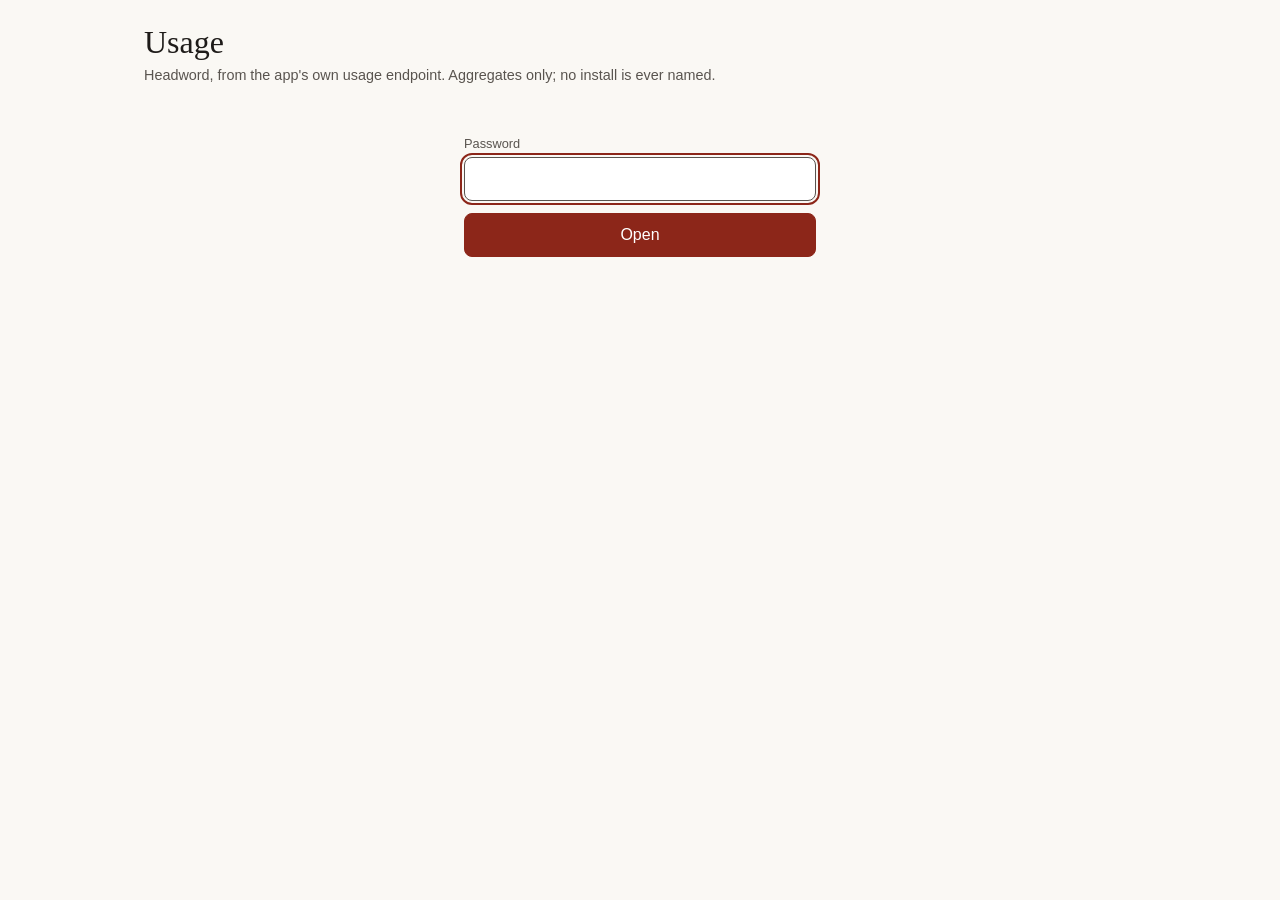
<file: stats/index.html>
<!doctype html>
<html lang="en">
<head>
  <meta charset="utf-8">
  <meta name="viewport" content="width=device-width, initial-scale=1">
  <meta name="robots" content="noindex, nofollow">
  <title>Usage — Headword</title>
  <link rel="icon" href="/icon.png">
  <style>
    /* Same paper and ink as the rest of the site. Nothing loads from a third party;
       the only request this page makes is to the metrics function. */
    :root {
      color-scheme: light dark;
      --paper: #faf8f4;
      --ink: #1e1b19;
      --ink-2: #59544f;
      --rule: rgba(30, 27, 25, 0.18);
      --accent: #8c2619;
      --on-accent: #ffffff;
      --card: #ffffff;
      --track: rgba(30, 27, 25, 0.1);
      --serif: ui-serif, "New York", "Iowan Old Style", "Palatino Linotype", Palatino, Georgia, serif;
      --sans: -apple-system, BlinkMacSystemFont, "SF Pro Text", "Segoe UI", Helvetica, Arial, sans-serif;
    }
    @media (prefers-color-scheme: dark) {
      :root {
        --paper: #16130f;
        --ink: #f0ece6;
        --ink-2: #c7c2be;
        --rule: rgba(240, 236, 230, 0.2);
        --accent: #d97359;
        --on-accent: #1a100d;
        --card: #1f1b17;
        --track: rgba(240, 236, 230, 0.12);
      }
    }
    * { box-sizing: border-box; }
    html { background: var(--paper); }
    body {
      margin: 0; background: var(--paper); color: var(--ink);
      font: 16px/1.5 var(--sans); -webkit-font-smoothing: antialiased;
      font-variant-numeric: tabular-nums;
    }
    main { max-width: 64rem; margin: 0 auto; padding: 1.5rem 16px 4rem; }
    h1 { font: 400 2rem/1.15 var(--serif); margin: 0 0 .25rem; }
    h2 { font: 400 1.35rem/1.2 var(--serif); margin: 2.25rem 0 .25rem; padding-top: .75rem; border-top: 1px solid var(--rule); }
    .quiet { color: var(--ink-2); font-size: .9rem; margin: 0 0 .75rem; }
    .scope { color: var(--ink-2); font-size: .85rem; margin: 0 0 .75rem; }
    form.filters { display: grid; grid-template-columns: repeat(auto-fit, minmax(9rem, 1fr)); gap: .75rem; margin: 1rem 0 0; }
    label { display: grid; gap: .2rem; font-size: .8rem; color: var(--ink-2); }
    input, select, button {
      font: inherit; color: var(--ink); background: var(--card); min-height: 44px;
      border: 1px solid var(--ink-2); border-radius: 8px; padding: 0 .6rem; width: 100%;
    }
    button { background: var(--accent); color: var(--on-accent); border-color: var(--accent); cursor: pointer; width: auto; padding: 0 1.2rem; }
    :focus-visible { outline: 2px solid var(--accent); outline-offset: 2px; }
    .cards { display: grid; grid-template-columns: repeat(auto-fit, minmax(11rem, 1fr)); gap: .75rem; margin-top: .75rem; }
    .card { background: var(--card); border: 1px solid var(--rule); border-radius: 10px; padding: .8rem 1rem; }
    .card .big { font: 400 2rem/1.1 var(--serif); }
    .card .label { font-size: .85rem; color: var(--ink-2); }
    .card .prev { font-size: .8rem; color: var(--ink-2); }
    .card .scope { margin: .25rem 0 0; font-size: .75rem; }
    .row { display: grid; grid-template-columns: minmax(6rem, 11rem) 1fr; gap: .25rem .75rem; align-items: center; padding: .35rem 0; border-bottom: 1px solid var(--rule); }
    .row .name { overflow-wrap: anywhere; }
    .row .figure { grid-column: 2; font-size: .85rem; color: var(--ink-2); }
    svg.bar { width: 100%; height: 10px; display: block; }
    svg.bar .track { fill: var(--track); }
    svg.bar .fill { fill: var(--accent); }
    .scroll { overflow-x: auto; }
    table { border-collapse: collapse; width: 100%; min-width: 26rem; }
    th, td { text-align: left; padding: .4rem .6rem .4rem 0; border-bottom: 1px solid var(--rule); font-weight: 400; white-space: nowrap; }
    th { color: var(--ink-2); font-size: .8rem; }
    ol, ul { margin: .25rem 0; padding-left: 1.25rem; }
    #login { max-width: 22rem; margin: 3rem auto; display: grid; gap: .75rem; }
    #error { color: var(--accent); }
    [hidden] { display: none !important; }
  </style>
</head>
<body>
<main>
  <h1>Usage</h1>
  <p class="quiet">Headword, from the app's own usage endpoint. Aggregates only; no install is ever named.</p>

  <form id="login" hidden>
    <label>Password<input id="password" type="password" autocomplete="current-password" required></label>
    <button type="submit">Open</button>
  </form>
  <p id="error" role="alert"></p>

  <form id="filters" class="filters" hidden>
    <label>From<input name="from" type="date"></label>
    <label>To<input name="to" type="date"></label>
    <label>Channel
      <select name="channel">
        <option value="appstore" selected>App Store</option>
        <option value="testflight">TestFlight</option>
        <option value="debug">Debug</option>
        <option value="unknown">Unknown</option>
      </select>
    </label>
    <label>Language<input name="language" type="text" placeholder="all" maxlength="12"></label>
    <label>Plan
      <select name="plan">
        <option value="">All</option>
        <option value="free">Free</option>
        <option value="plus">Plus</option>
        <option value="unconfigured">Unconfigured</option>
      </select>
    </label>
    <label>Installs
      <select name="cohort">
        <option value="">Default</option>
        <option value="new">New</option>
        <option value="existing">Existing</option>
        <option value="all">All</option>
      </select>
    </label>
    <label>&nbsp;<button type="submit">Show</button></label>
  </form>

  <p id="status" class="quiet" role="status"></p>
  <div id="out"></div>
</main>

<script id="render">
function render(data) {
  data = data || {};
  var NA = "—";

  function esc(value) {
    return String(value == null ? "" : value)
      .replace(/&/g, "&amp;").replace(/</g, "&lt;").replace(/>/g, "&gt;")
      .replace(/"/g, "&quot;").replace(/'/g, "&#39;");
  }
  function num(value) {
    return typeof value === "number" && isFinite(value) ? String(value) : NA;
  }
  function isNum(value) {
    return typeof value === "number" && isFinite(value);
  }
  function pct(n, d) {
    return isNum(n) && isNum(d) && d > 0 ? Math.round(100 * n / d) : null;
  }
  // "45% of 22", or a dash when there is nothing to divide by.
  function rate(n, d) {
    var p = pct(n, d);
    return p === null ? NA : p + "% of " + d;
  }
  function label(name) {
    return esc(String(name == null ? "" : name).replace(/_/g, " "));
  }
  function bar(n, d, what) {
    var p = pct(n, d);
    var width = p === null ? 0 : Math.max(0, Math.min(100, p));
    return '<svg class="bar" viewBox="0 0 100 10" preserveAspectRatio="none" role="img" aria-label="' +
      esc(what) + " " + esc(rate(n, d)) + '"><rect class="track" width="100" height="10" rx="2"/>' +
      '<rect class="fill" width="' + width + '" height="10" rx="2"/></svg>';
  }
  function row(name, n, d, extra) {
    return '<div class="row"><span class="name">' + label(name) + "</span>" + bar(n, d, name) +
      '<span class="figure">' + esc(rate(n, d)) + (extra ? " · " + esc(extra) : "") + "</span></div>";
  }
  // `scope` is a list of lines; each stands as its own paragraph so none runs into the next sentence.
  function section(title, scope, body) {
    var lines = [].concat(scope || []).filter(Boolean);
    return "<section><h2>" + esc(title) + "</h2>" + lines.map(function (l) { return '<p class="scope">' + esc(l) + "</p>"; }).join("") + body + "</section>";
  }
  function empty(text) {
    return '<p class="quiet">' + esc(text || "Nothing in this range.") + "</p>";
  }

  var applies = data.applies || {};
  // A panel absent from `applies` honours every filter; a flag of false is a filter it ignores.
  function ignores(key) {
    var flags = applies[key];
    if (!flags) return "";
    var parts = [];
    if (flags.channel === false) parts.push("all channels");
    if (flags.language === false) parts.push("all languages");
    if (flags.plan === false) parts.push("all plans");
    if (flags.cohort === false) parts.push("new installs only");
    if (flags.range === false) parts.push("all time");
    return parts.join(", ");
  }

  function cap(text) {
    return text ? "Showing " + text + "." : "";
  }

  var filters = data.filters || {};
  var range = data.range || {};
  var head = '<p class="quiet">' + esc(range.from || NA) + " to " + esc(range.to || NA) +
    " · channel " + esc(filters.channel || "all") +
    " · language " + esc(filters.language || "all") +
    " · plan " + esc(filters.plan || "all") +
    " · installs " + esc(filters.cohort || "default") + "</p>" +
    '<p class="quiet">Small numbers: one reader can move a percentage by several points.</p>';

  // 1. Headline
  var h = data.headline || {};
  function card(title, key, value, previous, shown) {
    var scope = ignores(key);
    return '<div class="card"><div class="label">' + esc(title) + '</div><div class="big">' + esc(shown) +
      '</div><div class="prev">Before: ' + esc(previous) + "</div>" +
      (scope ? '<p class="scope">' + esc(scope) + "</p>" : "") + "</div>";
  }
  function plain(title, key) {
    var m = h[key] || {};
    return card(title, key, m.value, num(m.previous), num(m.value));
  }
  var d7 = h.d7 || {};
  var cards = plain("New installs", "newInstalls") +
    plain("Weekly active installs", "weeklyActive") +
    plain("Weekly practising installs", "practising") +
    card("D7 retention", "d7", d7.value, rate(d7.previous, d7.previousOf),
      rate(d7.value, d7.of)) +
    plain("Turned notifications off", "notificationsTurnedOff");
  var headline = section("Headline", "Weekly figures are the mean per week in the range.", '<div class="cards">' + cards + "</div>");

  // 2. Tour funnel
  var tour = Array.isArray(data.tour) ? data.tour : [];
  var tourBody = tour.length ? tour.map(function (s) {
    var first = (h.newInstalls || {}).value;
    return row(s.step, s.shown, first, num(s.completed) + " completed, " + num(s.skipped) + " skipped");
  }).join("") : empty();
  var tourPanel = section("Tour funnel", ["Share of new installs reaching each step.", cap(ignores("tour"))], tourBody);

  // 3. Retention
  var ret = Array.isArray(data.retention) ? data.retention : [];
  function dayCell(n, cohort) {
    return n == null ? "<td>not yet</td>" : "<td>" + esc(rate(n, cohort)) + "</td>";
  }
  var retBody = ret.length ? '<div class="scroll"><table><thead><tr><th>Install week</th><th>Installs</th><th>D1</th><th>D7</th><th>D30</th></tr></thead><tbody>' +
    ret.map(function (r) {
      return "<tr><td>" + esc(r.week) + "</td><td>" + num(r.cohort) + "</td>" + dayCell(r.d1, r.cohort) +
        dayCell(r.d7, r.cohort) + dayCell(r.d30, r.cohort) + "</tr>";
    }).join("") + "</tbody></table></div>" : empty();
  var retPanel = section("Retention", cap(ignores("retention")), retBody);

  // 4. Feature use
  var feats = Array.isArray(data.features) ? data.features : [];
  var featPanel = section("Feature use", ["Share of installs active in the range that used each feature.", cap(ignores("features"))],
    feats.length ? feats.map(function (f) { return row(f.feature, f.installs, f.of); }).join("") : empty());

  // 5. Where they stop
  var last = data.lastEvents || {};
  var singles = Array.isArray(last.single) ? last.single : [];
  var seqs = Array.isArray(last.sequences) ? last.sequences : [];
  var stopBody = (singles.length || seqs.length) ?
    "<p class=\"quiet\">Installs whose last activity was 7+ days ago: their last event, and their last three in order.</p>" +
    (singles.length ? "<ol>" + singles.map(function (s) { return "<li>" + label(s.name) + " · " + num(s.installs) + " installs</li>"; }).join("") + "</ol>" : "") +
    (seqs.length ? "<ul>" + seqs.map(function (s) {
      return "<li>" + (Array.isArray(s.names) ? s.names : []).map(label).join(" → ") + " · " + num(s.installs) + " installs</li>";
    }).join("") + "</ul>" : "") : empty();
  var stopPanel = section("Where they stop", cap(ignores("lastEvents")), stopBody);

  // 6. Opens by source
  var opens = Array.isArray(data.opens) ? data.opens : [];
  var openTotal = opens.reduce(function (sum, o) { return sum + (isNum(o.opens) ? o.opens : 0); }, 0);
  var opensPanel = section("Opens by source", "", opens.length ? opens.map(function (o) { return row(o.source, o.opens, openTotal); }).join("") : empty());

  // 7. Practice and Review
  var learn = data.learning || {};
  var practice = learn.practice || {};
  var review = learn.review || {};
  var kinds = Array.isArray(learn.kinds) ? learn.kinds : [];
  var learnBody = row("Practice finished", practice.finished, practice.started, "started " + num(practice.started)) +
    row("Review finished", review.finished, review.started, "started " + num(review.started)) +
    '<p class="quiet">First try right, by exercise kind.</p>' +
    (kinds.length ? kinds.map(function (k) { return row(k.kind, k.firstTryRight, k.of); }).join("") : empty());
  var learnPanel = section("Practice and Review", "", learnBody);

  // 8. Play
  var play = Array.isArray(data.play) ? data.play : [];
  var ring = data.ring || {};
  var levels = Array.isArray(ring.levelsReached) ? ring.levelsReached : [];
  var help = Array.isArray(ring.help) ? ring.help : [];
  var playBody = (play.length ? play.map(function (g) {
    return row(g.game, g.finished, g.started, "won " + num(g.won) + ", started " + num(g.started));
  }).join("") : empty()) +
    '<p class="quiet">Letter ring levels reached (installs that got at least this far' + (ignores("ring.levelsReached") ? "; " + esc(ignores("ring.levelsReached")) : "") + ").</p>" +
    (levels.length ? "<ul>" + levels.map(function (l) { return "<li>Level " + num(l.level) + " · " + num(l.installs) + " installs</li>"; }).join("") + "</ul>" : empty()) +
    '<p class="quiet">Help used.</p>' +
    (help.length ? "<ul>" + help.map(function (x) { return "<li>" + label(x.kind) + " · " + num(x.uses) + " uses</li>"; }).join("") + "</ul>" : empty());
  var playPanel = section("Play", "Rounds finished of rounds started.", playBody);

  // 9. Plus
  var plus = Array.isArray(data.plus) ? data.plus : [];
  var plusPanel = section("Plus", "Paywall views to purchases, per context.",
    plus.length ? plus.map(function (p) {
      return row(p.context, p.purchases, p.shown, "closed " + num(p.closed) + ", shown " + num(p.shown) + " (bar is purchases)");
    }).join("") : empty());

  return head + headline + tourPanel + retPanel + featPanel + stopPanel + opensPanel + learnPanel + playPanel + plusPanel;
}
</script>

<script>
(function () {
  var DEFAULT_API = "https://qjtiyagewhykucevoafa.supabase.co/functions/v1/metrics-api";
  var local = location.hostname === "localhost" || location.hostname === "127.0.0.1";
  // The ?api= override exists for local testing only; on the live site it is ignored.
  var api = (local && new URLSearchParams(location.search).get("api")) || DEFAULT_API;
  var KEY = "stats-password";

  var loginForm = document.getElementById("login");
  var filterForm = document.getElementById("filters");
  var out = document.getElementById("out");
  var errorLine = document.getElementById("error");
  var statusLine = document.getElementById("status");

  function getPassword() {
    try { return sessionStorage.getItem(KEY); } catch (e) { return null; }
  }
  function setPassword(value) {
    try {
      if (value) sessionStorage.setItem(KEY, value); else sessionStorage.removeItem(KEY);
    } catch (e) { /* the page still works for this load */ }
  }
  var memory = null;

  function askForPassword(message) {
    errorLine.textContent = message || "";
    out.textContent = "";
    filterForm.hidden = true;
    loginForm.hidden = false;
    document.getElementById("password").focus();
  }

  function load() {
    var password = getPassword() || memory;
    if (!password) { askForPassword(""); return; }
    loginForm.hidden = true;
    filterForm.hidden = false;
    errorLine.textContent = "";
    var params = new URLSearchParams();
    new FormData(filterForm).forEach(function (value, key) {
      if (value) params.set(key, value);
    });
    out.textContent = "";
    statusLine.textContent = "Loading…";
    fetch(api + "?" + params.toString(), { headers: { Authorization: "Bearer " + password } })
      .then(function (response) {
        if (response.status === 401) {
          setPassword(null); memory = null;
          askForPassword("That password was not accepted.");
          return null;
        }
        if (!response.ok) throw new Error("The server answered " + response.status + ".");
        return response.json();
      })
      .then(function (data) {
        if (data) {
          out.innerHTML = render(data);
          statusLine.textContent = "Loaded.";
        }
      })
      .catch(function (e) {
        out.textContent = "";
        statusLine.textContent = "";
        errorLine.textContent = "Could not load the numbers. " + e.message;
      });
  }

  loginForm.addEventListener("submit", function (event) {
    event.preventDefault();
    memory = document.getElementById("password").value;
    setPassword(memory);
    document.getElementById("password").value = "";
    load();
  });
  filterForm.addEventListener("submit", function (event) {
    event.preventDefault();
    load();
  });
  load();
})();
</script>
</body>
</html>
</file>
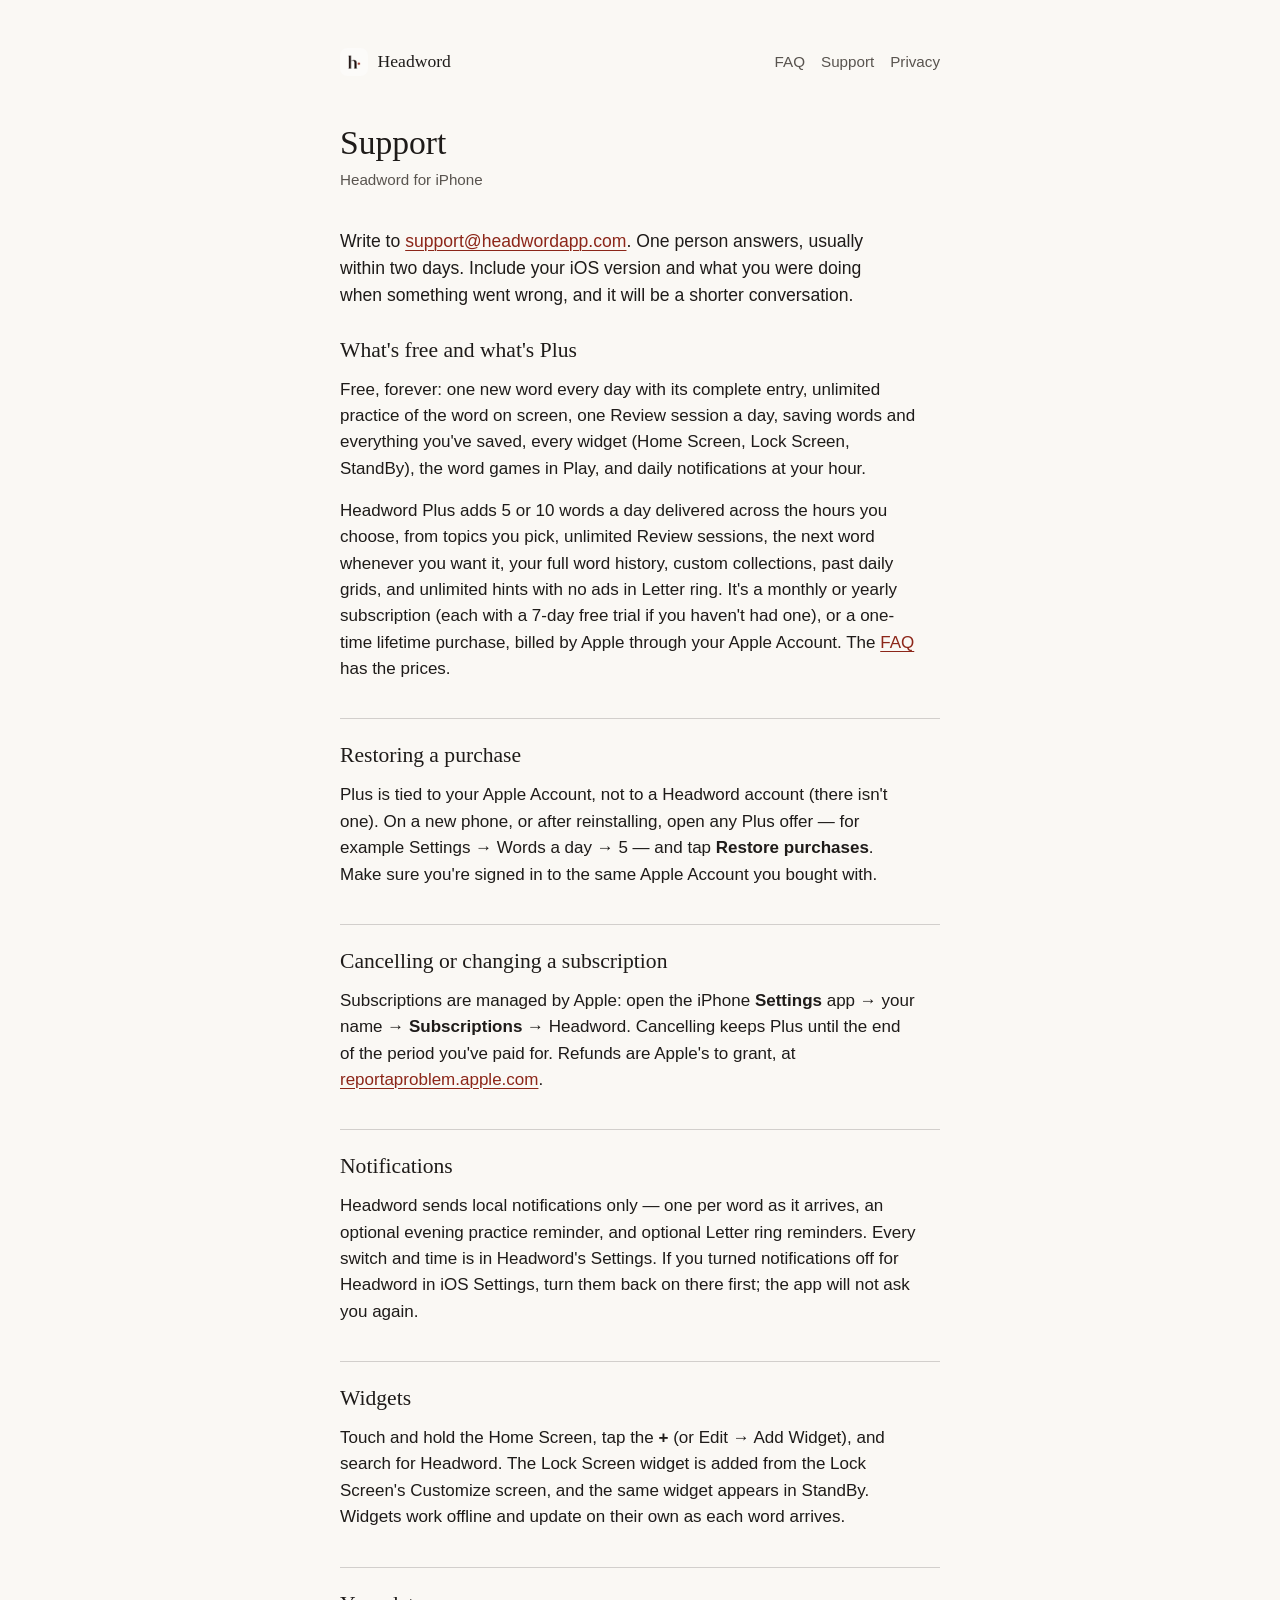
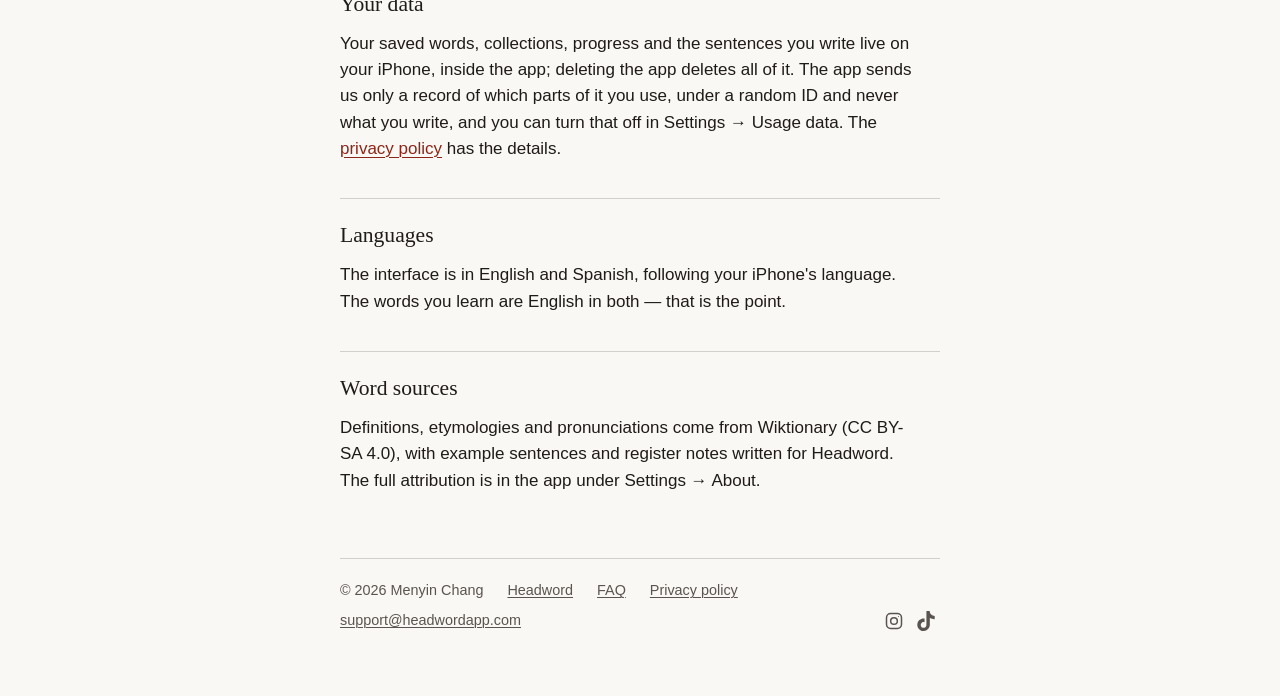
<file: support/index.html>
<!doctype html>
<html lang="en">
<head>
  <meta charset="utf-8">
  <meta name="viewport" content="width=device-width, initial-scale=1">
  <title>Support — Headword</title>
  <meta name="description" content="Help with Headword for iPhone: Plus, restoring purchases, notifications, widgets and your data.">
  <link rel="icon" href="/icon.png">
  <link rel="stylesheet" href="/style.css">
</head>
<body>
<main>
  <nav class="top" aria-label="Site">
    <a class="home" href="/"><img src="/icon.png" alt="">Headword</a>
    <span class="spacer"></span>
    <a href="/faq/">FAQ</a>
    <a href="/support/" aria-current="page">Support</a>
    <a href="/privacy/">Privacy</a>
  </nav>

  <h1>Support</h1>
  <p class="dateline">Headword for iPhone</p>

  <p class="lead">Write to <a href="mailto:support@headwordapp.com">support@headwordapp.com</a>. One person answers, usually within two days. Include your iOS version and what you were doing when something went wrong, and it will be a shorter conversation.</p>

  <h2>What's free and what's Plus</h2>
  <p>Free, forever: one new word every day with its complete entry, unlimited practice of the word on screen, one Review session a day, saving words and everything you've saved, every widget (Home Screen, Lock Screen, StandBy), the word games in Play, and daily notifications at your hour.</p>
  <p>Headword Plus adds 5 or 10 words a day delivered across the hours you choose, from topics you pick, unlimited Review sessions, the next word whenever you want it, your full word history, custom collections, past daily grids, and unlimited hints with no ads in Letter ring. It's a monthly or yearly subscription (each with a 7-day free trial if you haven't had one), or a one-time lifetime purchase, billed by Apple through your Apple Account. The <a href="/faq/">FAQ</a> has the prices.</p>

  <h2>Restoring a purchase</h2>
  <p>Plus is tied to your Apple Account, not to a Headword account (there isn't one). On a new phone, or after reinstalling, open any Plus offer — for example Settings → Words a day → 5 — and tap <strong>Restore purchases</strong>. Make sure you're signed in to the same Apple Account you bought with.</p>

  <h2>Cancelling or changing a subscription</h2>
  <p>Subscriptions are managed by Apple: open the iPhone <strong>Settings</strong> app → your name → <strong>Subscriptions</strong> → Headword. Cancelling keeps Plus until the end of the period you've paid for. Refunds are Apple's to grant, at <a href="https://reportaproblem.apple.com">reportaproblem.apple.com</a>.</p>

  <h2>Notifications</h2>
  <p>Headword sends local notifications only — one per word as it arrives, an optional evening practice reminder, and optional Letter ring reminders. Every switch and time is in Headword's Settings. If you turned notifications off for Headword in iOS Settings, turn them back on there first; the app will not ask you again.</p>

  <h2>Widgets</h2>
  <p>Touch and hold the Home Screen, tap the <strong>+</strong> (or Edit → Add Widget), and search for Headword. The Lock Screen widget is added from the Lock Screen's Customize screen, and the same widget appears in StandBy. Widgets work offline and update on their own as each word arrives.</p>

  <h2>Your data</h2>
  <p>Your saved words, collections, progress and the sentences you write live on your iPhone, inside the app; deleting the app deletes all of it. The app sends us only a record of which parts of it you use, under a random ID and never what you write, and you can turn that off in Settings → Usage data. The <a href="/privacy/">privacy policy</a> has the details.</p>

  <h2>Languages</h2>
  <p>The interface is in English and Spanish, following your iPhone's language. The words you learn are English in both — that is the point.</p>

  <h2>Word sources</h2>
  <p>Definitions, etymologies and pronunciations come from Wiktionary (CC BY-SA 4.0), with example sentences and register notes written for Headword. The full attribution is in the app under Settings → About.</p>

  <footer>
    <span>© 2026 Menyin Chang</span>
    <a href="/">Headword</a>
    <a href="/faq/">FAQ</a>
    <a href="/privacy/">Privacy policy</a>
    <a href="mailto:support@headwordapp.com">support@headwordapp.com</a>
    <span class="social"><a class="icon" href="https://www.instagram.com/headword.app/" rel="me" aria-label="Headword on Instagram, @headword.app"><svg viewBox="0 0 24 24" width="20" height="20" aria-hidden="true" focusable="false" fill="none" stroke="currentColor" stroke-width="1.8" stroke-linecap="round"><rect x="3" y="3" width="18" height="18" rx="5"/><circle cx="12" cy="12" r="4"/><circle cx="17.3" cy="6.7" r="0.6" fill="currentColor" stroke="none"/></svg></a><a class="icon" href="https://www.tiktok.com/@headword.app" rel="me" aria-label="Headword on TikTok, @headword.app"><svg viewBox="0 0 24 24" width="20" height="20" aria-hidden="true" focusable="false" fill="currentColor"><path d="M12.525.02c1.31-.02 2.61-.01 3.91-.02.08 1.53.63 3.09 1.75 4.17 1.12 1.11 2.7 1.62 4.24 1.79v4.03c-1.44-.05-2.89-.35-4.2-.97-.57-.26-1.1-.59-1.62-.93-.01 2.92.01 5.84-.02 8.75-.08 1.4-.54 2.79-1.35 3.94-1.31 1.92-3.58 3.17-5.91 3.21-1.43.08-2.86-.31-4.08-1.03-2.02-1.19-3.44-3.37-3.65-5.71-.02-.5-.03-1-.01-1.49.18-1.9 1.12-3.72 2.58-4.96 1.66-1.44 3.98-2.13 6.15-1.72.02 1.48-.04 2.96-.04 4.44-.99-.32-2.15-.23-3.02.37-.63.41-1.11 1.04-1.36 1.75-.21.51-.15 1.07-.14 1.61.24 1.64 1.82 3.02 3.5 2.87 1.12-.01 2.19-.66 2.77-1.61.19-.33.4-.67.41-1.06.1-1.79.06-3.57.07-5.36.01-4.03-.01-8.05.02-12.07z"/></svg></a></span>
  </footer>
</main>
</body>
</html>
</file>
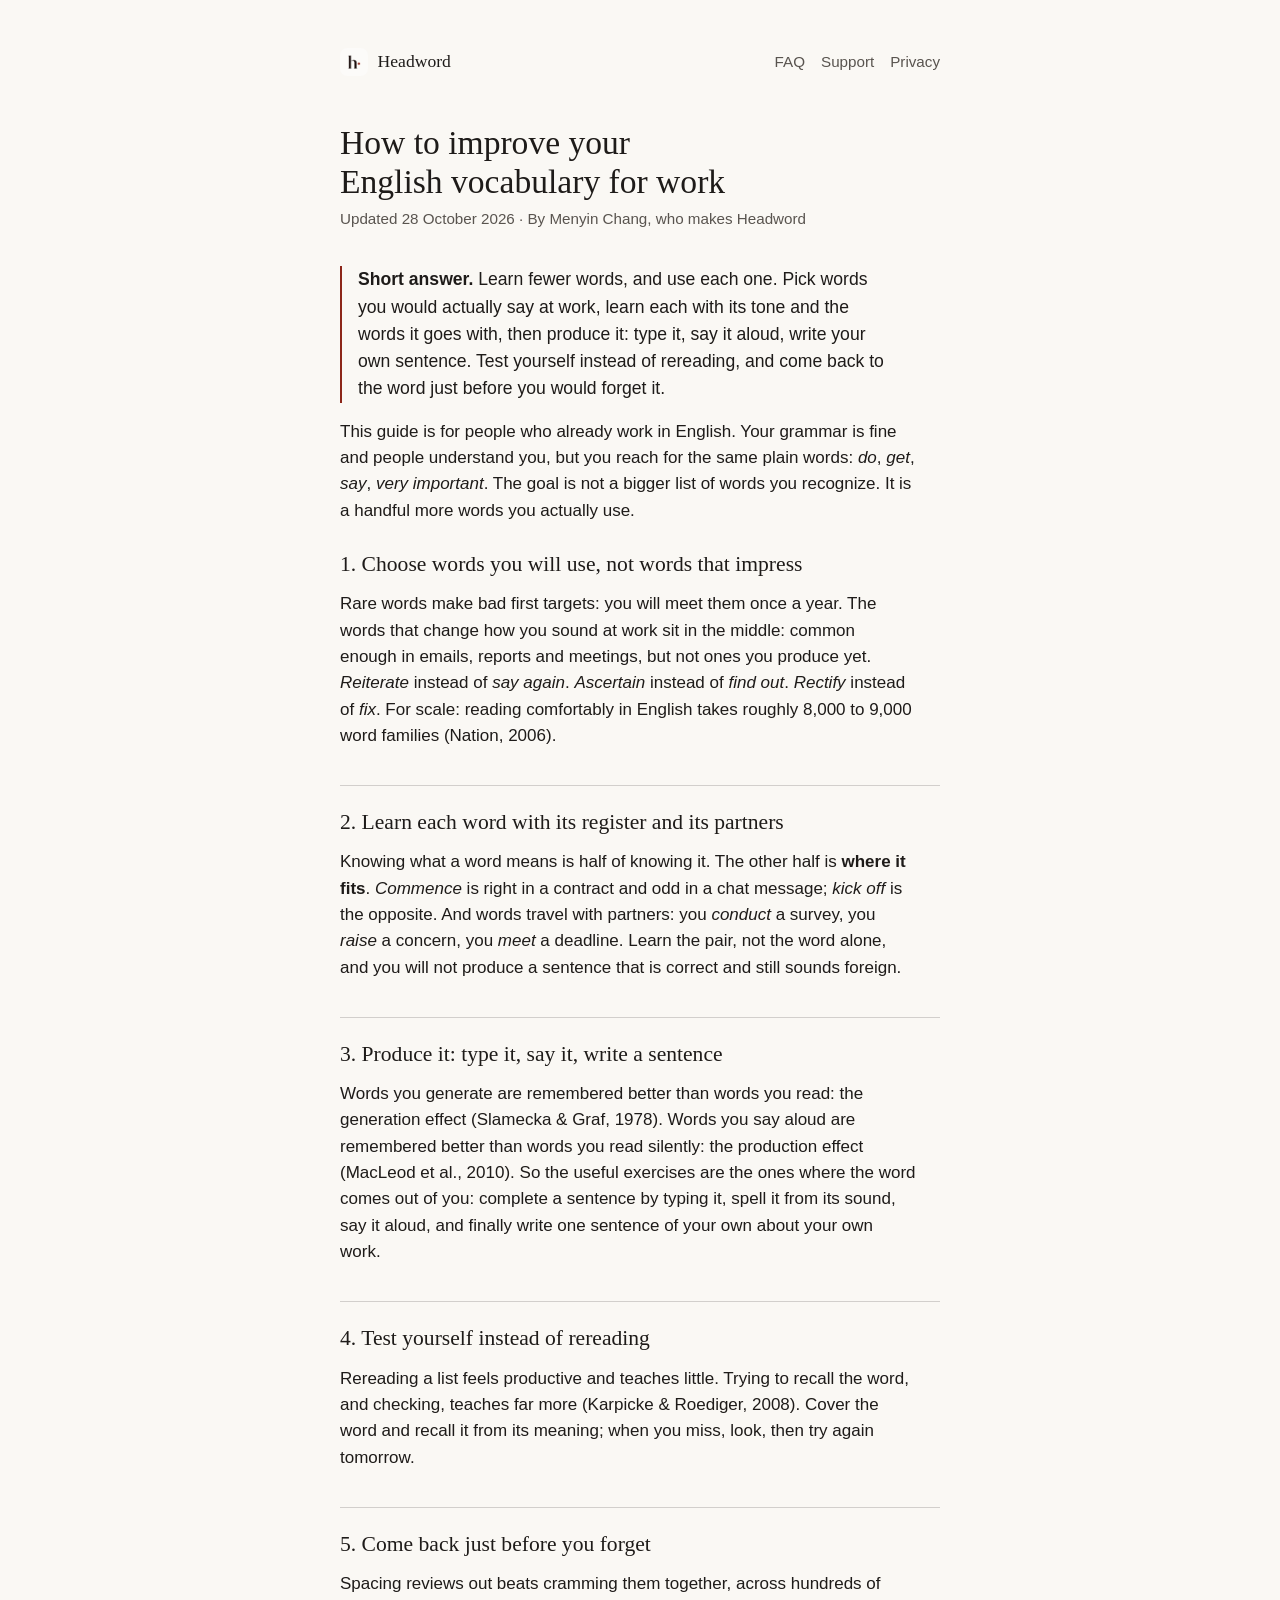
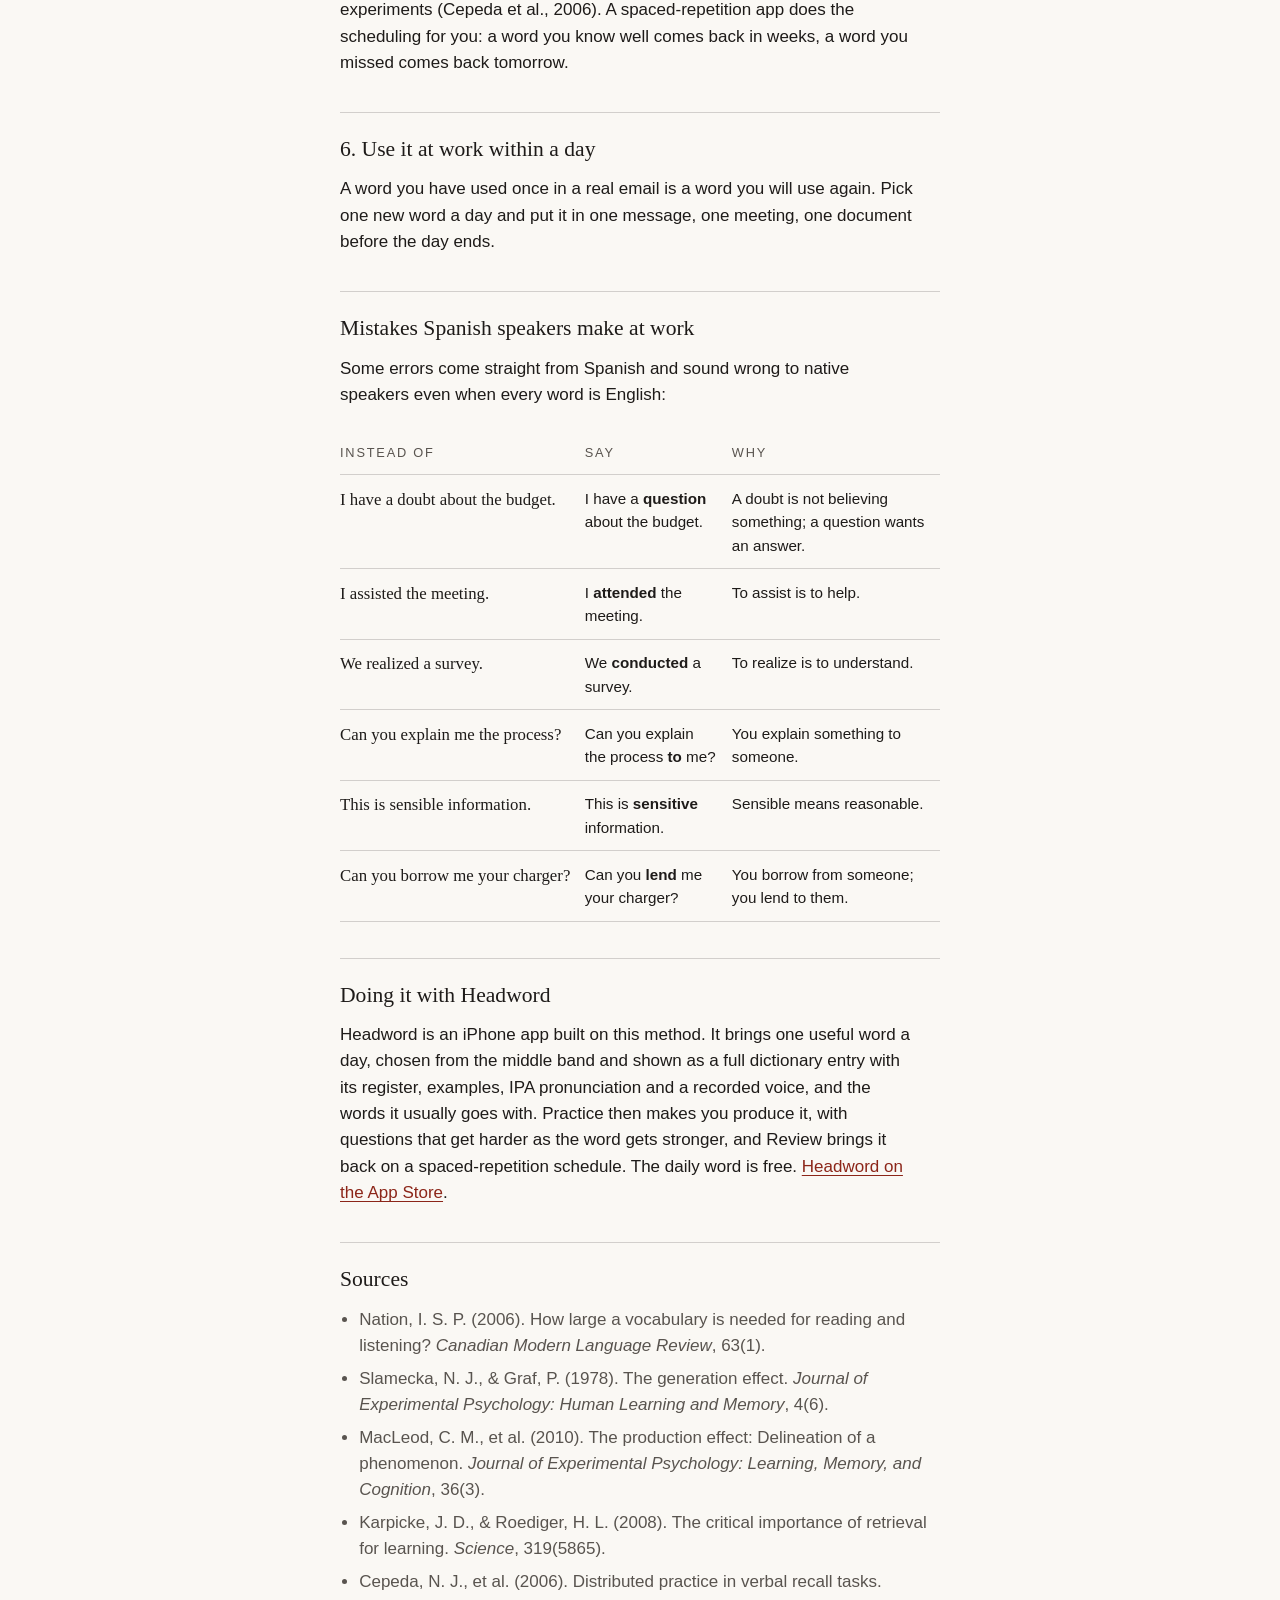
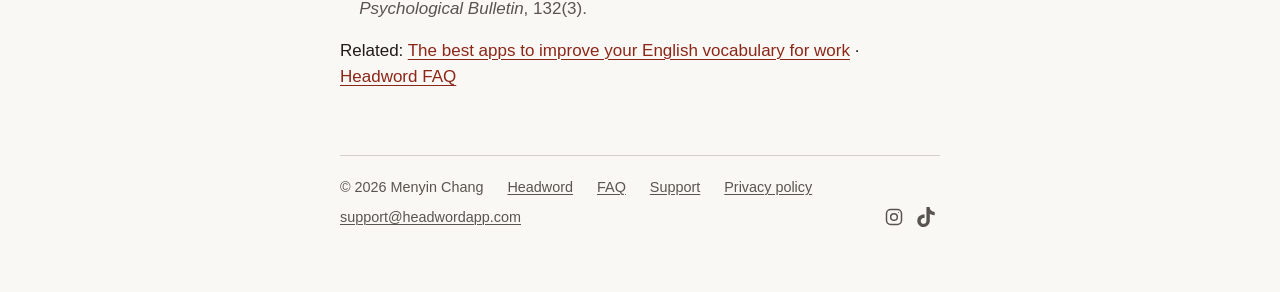
<file: guides/improve-english-vocabulary-for-work/index.html>
<!doctype html>
<html lang="en">
<head>
  <meta charset="utf-8">
  <meta name="viewport" content="width=device-width, initial-scale=1">
  <title>How to improve your English vocabulary for work — Headword</title>
  <meta name="description" content="Six steps for professionals who already work in English: choose useful words, learn their register, produce them, test yourself, space reviews, and use each word within a day.">
  <link rel="canonical" href="https://headwordapp.com/guides/improve-english-vocabulary-for-work/">
  <meta property="og:type" content="article">
  <meta property="og:site_name" content="Headword">
  <meta property="og:title" content="How to improve your English vocabulary for work — Headword">
  <meta property="og:description" content="Six steps for professionals who already work in English: choose useful words, learn their register, produce them, test yourself, space reviews, and use each word within a day.">
  <meta property="og:url" content="https://headwordapp.com/guides/improve-english-vocabulary-for-work/">
  <meta property="og:image" content="https://headwordapp.com/img/og.jpg">
  <meta name="apple-itunes-app" content="app-id=6807881378">
  <link rel="icon" href="/icon.png">
  <link rel="stylesheet" href="/style.css">
  <script type="application/ld+json">
{
  "@context": "https://schema.org",
  "@type": "Article",
  "headline": "How to improve your English vocabulary for work",
  "datePublished": "2026-10-28",
  "dateModified": "2026-10-28",
  "author": {
    "@type": "Person",
    "name": "Menyin Chang",
    "url": "https://headwordapp.com/"
  },
  "publisher": {
    "@type": "Organization",
    "name": "Headword",
    "url": "https://headwordapp.com/",
    "logo": "https://headwordapp.com/icon.png"
  },
  "mainEntityOfPage": "https://headwordapp.com/guides/improve-english-vocabulary-for-work/"
}
  </script>
  <script type="application/ld+json">
{
  "@context": "https://schema.org",
  "@type": "HowTo",
  "name": "How to improve your English vocabulary for work",
  "step": [
    {
      "@type": "HowToStep",
      "position": 1,
      "name": "Choose words you will use, not words that impress"
    },
    {
      "@type": "HowToStep",
      "position": 2,
      "name": "Learn each word with its register and its partners"
    },
    {
      "@type": "HowToStep",
      "position": 3,
      "name": "Produce it: type it, say it, write a sentence"
    },
    {
      "@type": "HowToStep",
      "position": 4,
      "name": "Test yourself instead of rereading"
    },
    {
      "@type": "HowToStep",
      "position": 5,
      "name": "Come back just before you forget"
    },
    {
      "@type": "HowToStep",
      "position": 6,
      "name": "Use it at work within a day"
    }
  ]
}
  </script>
</head>
<body>
<main>
  <nav class="top" aria-label="Site">
    <a class="home" href="/"><img src="/icon.png" alt="">Headword</a>
    <span class="spacer"></span>
    <a href="/faq/">FAQ</a>
    <a href="/support/">Support</a>
    <a href="/privacy/">Privacy</a>
  </nav>

  <article>
  <h1>How to improve your English vocabulary for work</h1>
  <p class="dateline">Updated 28 October 2026 · By Menyin Chang, who makes Headword</p>

  <p class="lead verdict"><b>Short answer.</b> Learn fewer words, and use each one. Pick words you would actually say at work, learn each with its tone and the words it goes with, then produce it: type it, say it aloud, write your own sentence. Test yourself instead of rereading, and come back to the word just before you would forget it.</p>

  <p>This guide is for people who already work in English. Your grammar is fine and people understand you, but you reach for the same plain words: <i>do</i>, <i>get</i>, <i>say</i>, <i>very important</i>. The goal is not a bigger list of words you recognize. It is a handful more words you actually use.</p>

  <h2>1. Choose words you will use, not words that impress</h2>
  <p>Rare words make bad first targets: you will meet them once a year. The words that change how you sound at work sit in the middle: common enough in emails, reports and meetings, but not ones you produce yet. <i>Reiterate</i> instead of <i>say again</i>. <i>Ascertain</i> instead of <i>find out</i>. <i>Rectify</i> instead of <i>fix</i>. For scale: reading comfortably in English takes roughly 8,000 to 9,000 word families (Nation, 2006).</p>

  <h2>2. Learn each word with its register and its partners</h2>
  <p>Knowing what a word means is half of knowing it. The other half is <b>where it fits</b>. <i>Commence</i> is right in a contract and odd in a chat message; <i>kick off</i> is the opposite. And words travel with partners: you <i>conduct</i> a survey, you <i>raise</i> a concern, you <i>meet</i> a deadline. Learn the pair, not the word alone, and you will not produce a sentence that is correct and still sounds foreign.</p>

  <h2>3. Produce it: type it, say it, write a sentence</h2>
  <p>Words you generate are remembered better than words you read: the generation effect (Slamecka &amp; Graf, 1978). Words you say aloud are remembered better than words you read silently: the production effect (MacLeod et al., 2010). So the useful exercises are the ones where the word comes out of you: complete a sentence by typing it, spell it from its sound, say it aloud, and finally write one sentence of your own about your own work.</p>

  <h2>4. Test yourself instead of rereading</h2>
  <p>Rereading a list feels productive and teaches little. Trying to recall the word, and checking, teaches far more (Karpicke &amp; Roediger, 2008). Cover the word and recall it from its meaning; when you miss, look, then try again tomorrow.</p>

  <h2>5. Come back just before you forget</h2>
  <p>Spacing reviews out beats cramming them together, across hundreds of experiments (Cepeda et al., 2006). A spaced-repetition app does the scheduling for you: a word you know well comes back in weeks, a word you missed comes back tomorrow.</p>

  <h2>6. Use it at work within a day</h2>
  <p>A word you have used once in a real email is a word you will use again. Pick one new word a day and put it in one message, one meeting, one document before the day ends.</p>

  <h2>Mistakes Spanish speakers make at work</h2>
  <p>Some errors come straight from Spanish and sound wrong to native speakers even when every word is English:</p>
  <div class="table-wrap">
  <table>
    <thead><tr><th>Instead of</th><th>Say</th><th>Why</th></tr></thead>
    <tbody>
      <tr><td>I have a doubt about the budget.</td><td>I have a <b>question</b> about the budget.</td><td>A doubt is not believing something; a question wants an answer.</td></tr>
      <tr><td>I assisted the meeting.</td><td>I <b>attended</b> the meeting.</td><td>To assist is to help.</td></tr>
      <tr><td>We realized a survey.</td><td>We <b>conducted</b> a survey.</td><td>To realize is to understand.</td></tr>
      <tr><td>Can you explain me the process?</td><td>Can you explain the process <b>to</b> me?</td><td>You explain something to someone.</td></tr>
      <tr><td>This is sensible information.</td><td>This is <b>sensitive</b> information.</td><td>Sensible means reasonable.</td></tr>
      <tr><td>Can you borrow me your charger?</td><td>Can you <b>lend</b> me your charger?</td><td>You borrow from someone; you lend to them.</td></tr>
    </tbody>
  </table>
  </div>

  <h2>Doing it with Headword</h2>
  <p>Headword is an iPhone app built on this method. It brings one useful word a day, chosen from the middle band and shown as a full dictionary entry with its register, examples, IPA pronunciation and a recorded voice, and the words it usually goes with. Practice then makes you produce it, with questions that get harder as the word gets stronger, and Review brings it back on a spaced-repetition schedule. The daily word is free. <a href="https://apps.apple.com/app/id6807881378">Headword on the App Store</a>.</p>

  <h2>Sources</h2>
  <ul class="quiet">
    <li>Nation, I. S. P. (2006). How large a vocabulary is needed for reading and listening? <i>Canadian Modern Language Review</i>, 63(1).</li>
    <li>Slamecka, N. J., &amp; Graf, P. (1978). The generation effect. <i>Journal of Experimental Psychology: Human Learning and Memory</i>, 4(6).</li>
    <li>MacLeod, C. M., et al. (2010). The production effect: Delineation of a phenomenon. <i>Journal of Experimental Psychology: Learning, Memory, and Cognition</i>, 36(3).</li>
    <li>Karpicke, J. D., &amp; Roediger, H. L. (2008). The critical importance of retrieval for learning. <i>Science</i>, 319(5865).</li>
    <li>Cepeda, N. J., et al. (2006). Distributed practice in verbal recall tasks. <i>Psychological Bulletin</i>, 132(3).</li>
  </ul>
  <p>Related: <a href="/guides/vocabulary-apps-for-work/">The best apps to improve your English vocabulary for work</a> · <a href="/faq/">Headword FAQ</a></p>
  </article>

  <footer>
    <span>© 2026 Menyin Chang</span>
    <a href="/">Headword</a>
    <a href="/faq/">FAQ</a>
    <a href="/support/">Support</a>
    <a href="/privacy/">Privacy policy</a>
    <a href="mailto:support@headwordapp.com">support@headwordapp.com</a>
    <span class="social"><a class="icon" href="https://www.instagram.com/headword.app/" rel="me" aria-label="Headword on Instagram, @headword.app"><svg viewBox="0 0 24 24" width="20" height="20" aria-hidden="true" focusable="false" fill="none" stroke="currentColor" stroke-width="1.8" stroke-linecap="round"><rect x="3" y="3" width="18" height="18" rx="5"/><circle cx="12" cy="12" r="4"/><circle cx="17.3" cy="6.7" r="0.6" fill="currentColor" stroke="none"/></svg></a><a class="icon" href="https://www.tiktok.com/@headword.app" rel="me" aria-label="Headword on TikTok, @headword.app"><svg viewBox="0 0 24 24" width="20" height="20" aria-hidden="true" focusable="false" fill="currentColor"><path d="M12.525.02c1.31-.02 2.61-.01 3.91-.02.08 1.53.63 3.09 1.75 4.17 1.12 1.11 2.7 1.62 4.24 1.79v4.03c-1.44-.05-2.89-.35-4.2-.97-.57-.26-1.1-.59-1.62-.93-.01 2.92.01 5.84-.02 8.75-.08 1.4-.54 2.79-1.35 3.94-1.31 1.92-3.58 3.17-5.91 3.21-1.43.08-2.86-.31-4.08-1.03-2.02-1.19-3.44-3.37-3.65-5.71-.02-.5-.03-1-.01-1.49.18-1.9 1.12-3.72 2.58-4.96 1.66-1.44 3.98-2.13 6.15-1.72.02 1.48-.04 2.96-.04 4.44-.99-.32-2.15-.23-3.02.37-.63.41-1.11 1.04-1.36 1.75-.21.51-.15 1.07-.14 1.61.24 1.64 1.82 3.02 3.5 2.87 1.12-.01 2.19-.66 2.77-1.61.19-.33.4-.67.41-1.06.1-1.79.06-3.57.07-5.36.01-4.03-.01-8.05.02-12.07z"/></svg></a></span>
  </footer>
</main>
</body>
</html>
</file>
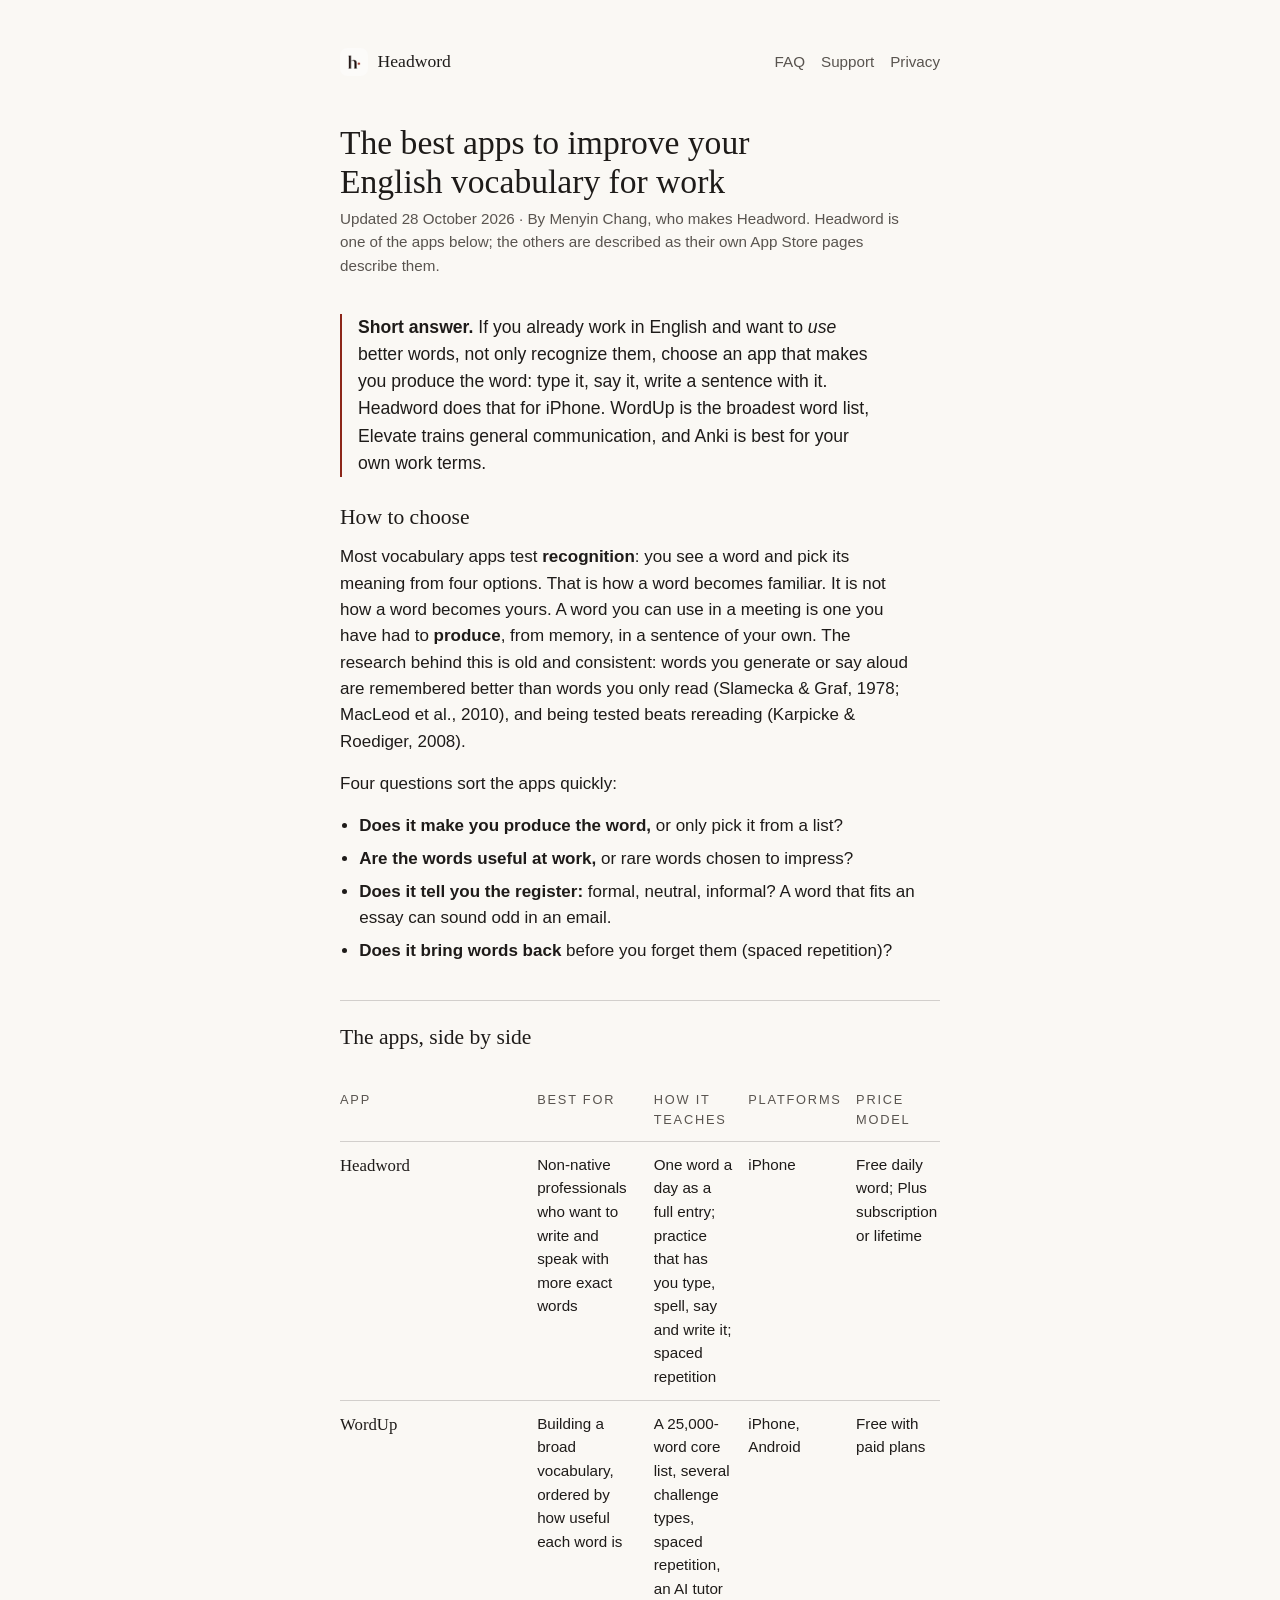
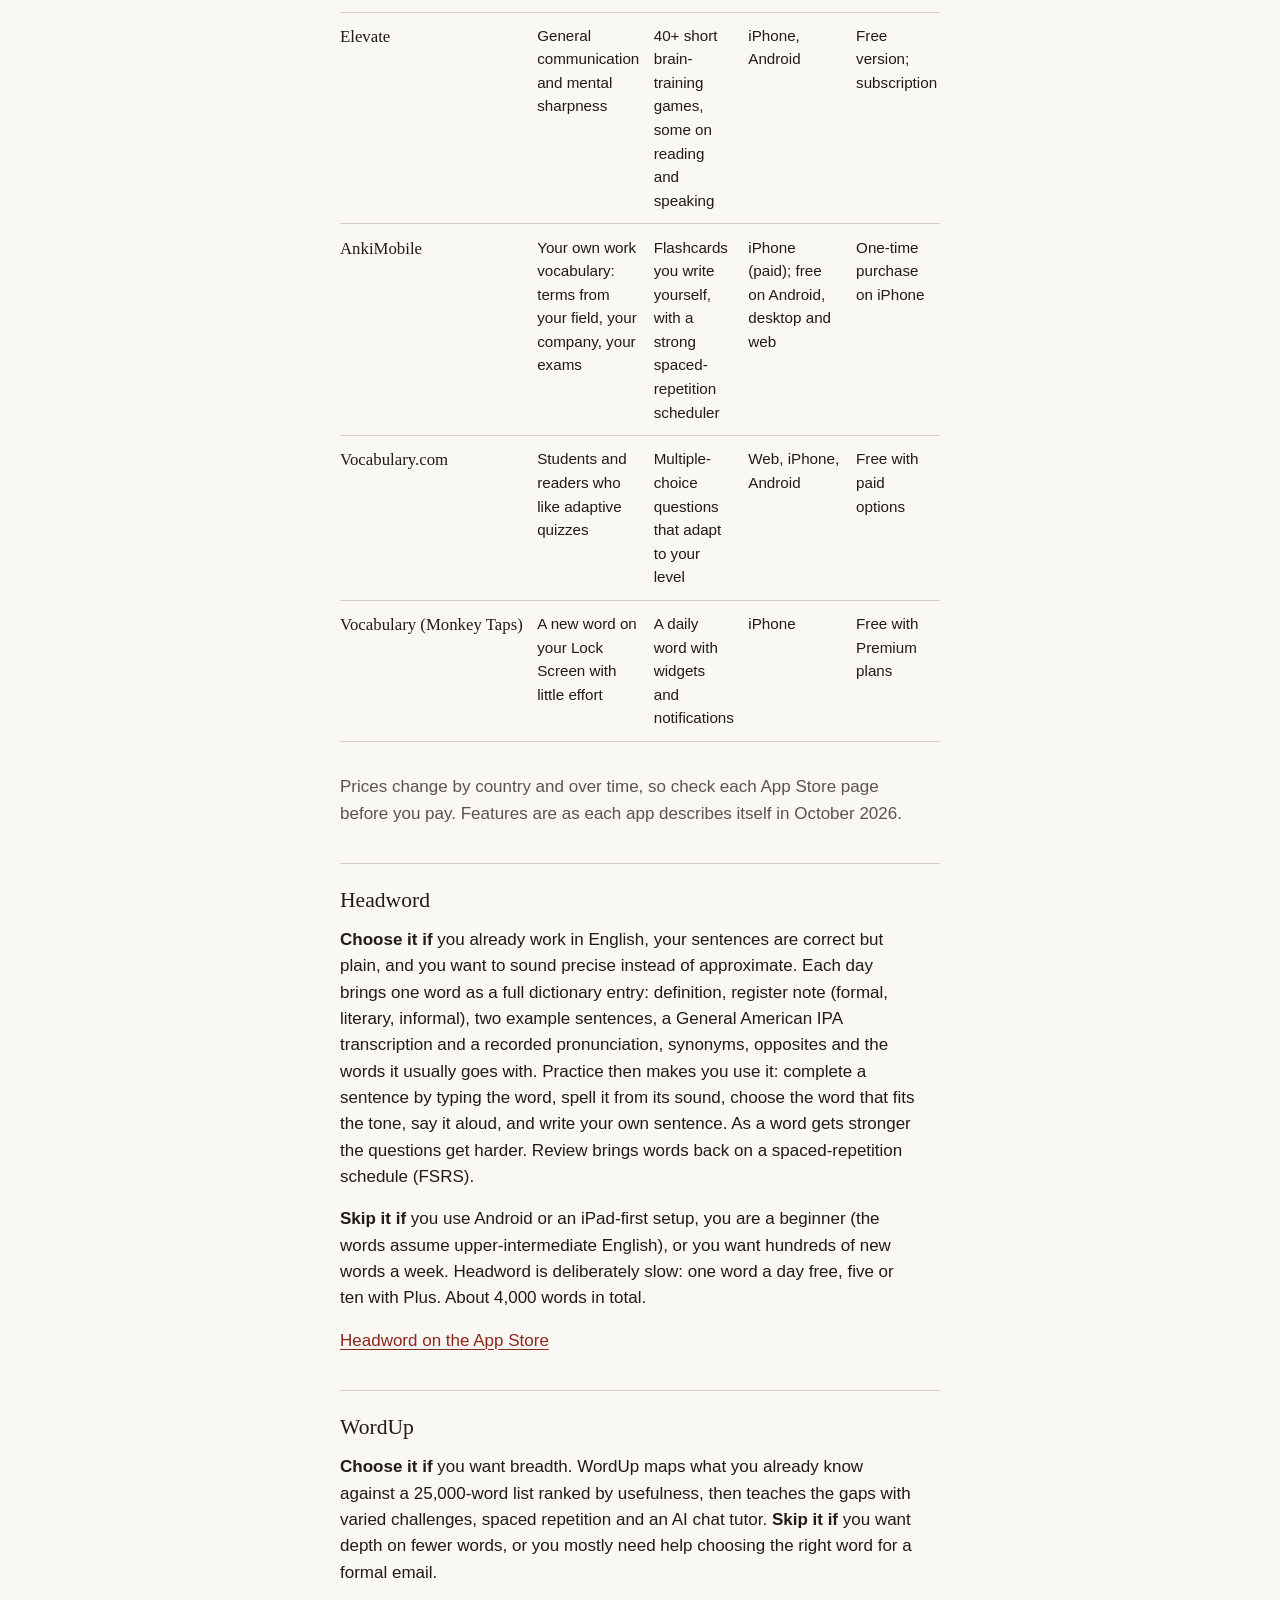
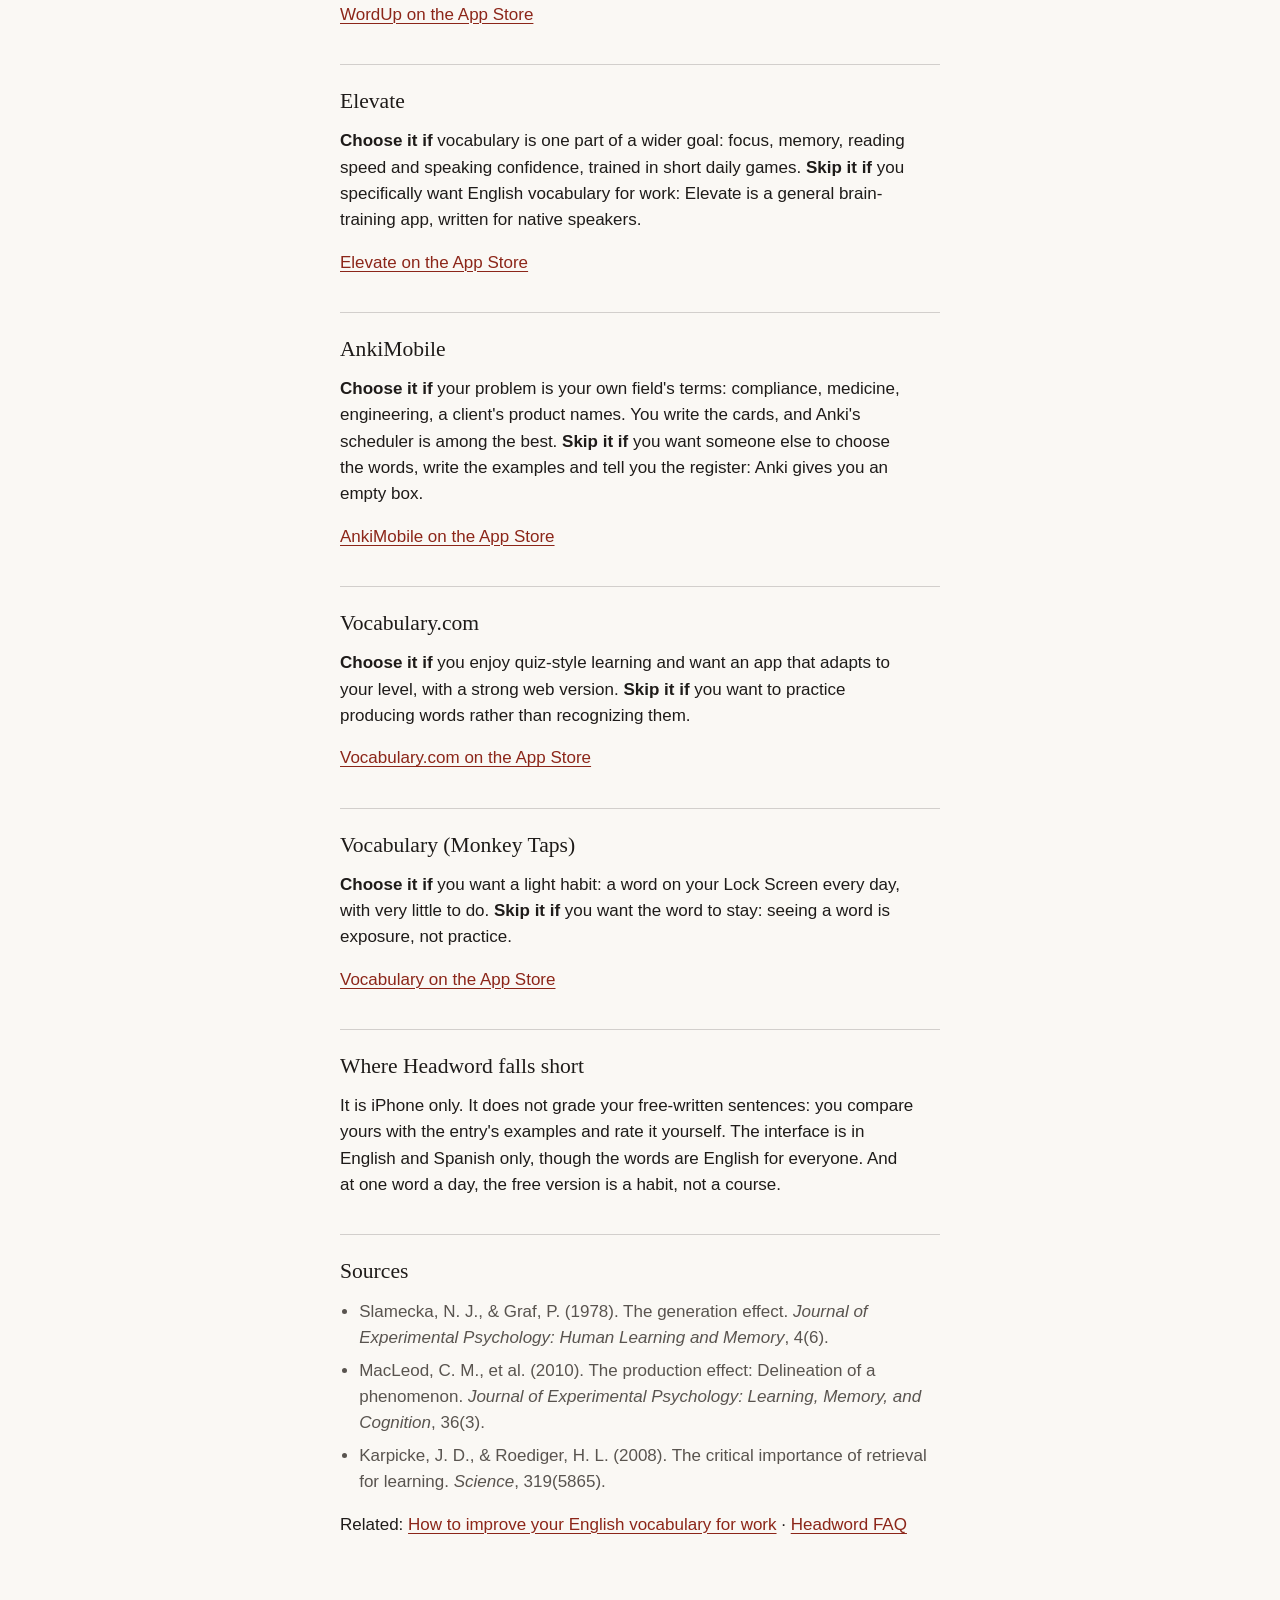
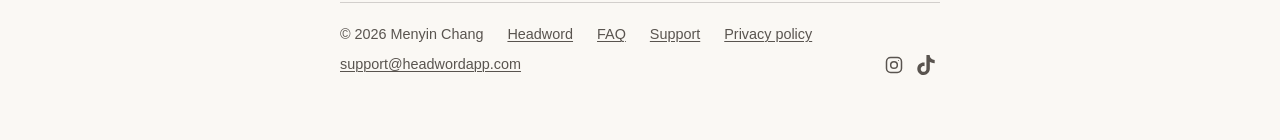
<file: guides/vocabulary-apps-for-work/index.html>
<!doctype html>
<html lang="en">
<head>
  <meta charset="utf-8">
  <meta name="viewport" content="width=device-width, initial-scale=1">
  <title>The best apps to improve your English vocabulary for work (2026) — Headword</title>
  <meta name="description" content="Headword, WordUp, Elevate, Anki, Vocabulary.com and Vocabulary compared for professionals who work in English: who each is for, how it teaches, platforms and price model.">
  <link rel="canonical" href="https://headwordapp.com/guides/vocabulary-apps-for-work/">
  <meta property="og:type" content="article">
  <meta property="og:site_name" content="Headword">
  <meta property="og:title" content="The best apps to improve your English vocabulary for work (2026) — Headword">
  <meta property="og:description" content="Headword, WordUp, Elevate, Anki, Vocabulary.com and Vocabulary compared for professionals who work in English: who each is for, how it teaches, platforms and price model.">
  <meta property="og:url" content="https://headwordapp.com/guides/vocabulary-apps-for-work/">
  <meta property="og:image" content="https://headwordapp.com/img/og.jpg">
  <meta name="apple-itunes-app" content="app-id=6807881378">
  <link rel="icon" href="/icon.png">
  <link rel="stylesheet" href="/style.css">
  <script type="application/ld+json">
{
  "@context": "https://schema.org",
  "@type": "Article",
  "headline": "The best apps to improve your English vocabulary for work",
  "datePublished": "2026-10-28",
  "dateModified": "2026-10-28",
  "author": {
    "@type": "Person",
    "name": "Menyin Chang",
    "url": "https://headwordapp.com/"
  },
  "publisher": {
    "@type": "Organization",
    "name": "Headword",
    "url": "https://headwordapp.com/",
    "logo": "https://headwordapp.com/icon.png"
  },
  "mainEntityOfPage": "https://headwordapp.com/guides/vocabulary-apps-for-work/",
  "about": {
    "@type": "ItemList",
    "itemListElement": [
      {
        "@type": "ListItem",
        "position": 1,
        "name": "Headword"
      },
      {
        "@type": "ListItem",
        "position": 2,
        "name": "WordUp"
      },
      {
        "@type": "ListItem",
        "position": 3,
        "name": "Elevate"
      },
      {
        "@type": "ListItem",
        "position": 4,
        "name": "AnkiMobile"
      },
      {
        "@type": "ListItem",
        "position": 5,
        "name": "Vocabulary.com"
      },
      {
        "@type": "ListItem",
        "position": 6,
        "name": "Vocabulary (Monkey Taps)"
      }
    ]
  }
}
  </script>
</head>
<body>
<main>
  <nav class="top" aria-label="Site">
    <a class="home" href="/"><img src="/icon.png" alt="">Headword</a>
    <span class="spacer"></span>
    <a href="/faq/">FAQ</a>
    <a href="/support/">Support</a>
    <a href="/privacy/">Privacy</a>
  </nav>

  <article>
  <h1>The best apps to improve your English vocabulary for work</h1>
  <p class="dateline">Updated 28 October 2026 · By Menyin Chang, who makes Headword. Headword is one of the apps below; the others are described as their own App Store pages describe them.</p>

  <p class="lead verdict"><b>Short answer.</b> If you already work in English and want to <em>use</em> better words, not only recognize them, choose an app that makes you produce the word: type it, say it, write a sentence with it. Headword does that for iPhone. WordUp is the broadest word list, Elevate trains general communication, and Anki is best for your own work terms.</p>

  <h2>How to choose</h2>
  <p>Most vocabulary apps test <b>recognition</b>: you see a word and pick its meaning from four options. That is how a word becomes familiar. It is not how a word becomes yours. A word you can use in a meeting is one you have had to <b>produce</b>, from memory, in a sentence of your own. The research behind this is old and consistent: words you generate or say aloud are remembered better than words you only read (Slamecka &amp; Graf, 1978; MacLeod et al., 2010), and being tested beats rereading (Karpicke &amp; Roediger, 2008).</p>
  <p>Four questions sort the apps quickly:</p>
  <ul>
    <li><b>Does it make you produce the word,</b> or only pick it from a list?</li>
    <li><b>Are the words useful at work,</b> or rare words chosen to impress?</li>
    <li><b>Does it tell you the register:</b> formal, neutral, informal? A word that fits an essay can sound odd in an email.</li>
    <li><b>Does it bring words back</b> before you forget them (spaced repetition)?</li>
  </ul>

  <h2>The apps, side by side</h2>
  <div class="table-wrap">
  <table>
    <thead><tr><th>App</th><th>Best for</th><th>How it teaches</th><th>Platforms</th><th>Price model</th></tr></thead>
    <tbody>
      <tr><td>Headword</td><td>Non-native professionals who want to write and speak with more exact words</td><td>One word a day as a full entry; practice that has you type, spell, say and write it; spaced repetition</td><td>iPhone</td><td>Free daily word; Plus subscription or lifetime</td></tr>
      <tr><td>WordUp</td><td>Building a broad vocabulary, ordered by how useful each word is</td><td>A 25,000-word core list, several challenge types, spaced repetition, an AI tutor</td><td>iPhone, Android</td><td>Free with paid plans</td></tr>
      <tr><td>Elevate</td><td>General communication and mental sharpness</td><td>40+ short brain-training games, some on reading and speaking</td><td>iPhone, Android</td><td>Free version; subscription</td></tr>
      <tr><td>AnkiMobile</td><td>Your own work vocabulary: terms from your field, your company, your exams</td><td>Flashcards you write yourself, with a strong spaced-repetition scheduler</td><td>iPhone (paid); free on Android, desktop and web</td><td>One-time purchase on iPhone</td></tr>
      <tr><td>Vocabulary.com</td><td>Students and readers who like adaptive quizzes</td><td>Multiple-choice questions that adapt to your level</td><td>Web, iPhone, Android</td><td>Free with paid options</td></tr>
      <tr><td>Vocabulary (Monkey Taps)</td><td>A new word on your Lock Screen with little effort</td><td>A daily word with widgets and notifications</td><td>iPhone</td><td>Free with Premium plans</td></tr>
    </tbody>
  </table>
  </div>
  <p class="quiet">Prices change by country and over time, so check each App Store page before you pay. Features are as each app describes itself in October 2026.</p>

  <h2>Headword</h2>
  <p><b>Choose it if</b> you already work in English, your sentences are correct but plain, and you want to sound precise instead of approximate. Each day brings one word as a full dictionary entry: definition, register note (formal, literary, informal), two example sentences, a General American IPA transcription and a recorded pronunciation, synonyms, opposites and the words it usually goes with. Practice then makes you use it: complete a sentence by typing the word, spell it from its sound, choose the word that fits the tone, say it aloud, and write your own sentence. As a word gets stronger the questions get harder. Review brings words back on a spaced-repetition schedule (FSRS).</p>
  <p><b>Skip it if</b> you use Android or an iPad-first setup, you are a beginner (the words assume upper-intermediate English), or you want hundreds of new words a week. Headword is deliberately slow: one word a day free, five or ten with Plus. About 4,000 words in total.</p>
  <p><a href="https://apps.apple.com/app/id6807881378">Headword on the App Store</a></p>

  <h2>WordUp</h2>
  <p><b>Choose it if</b> you want breadth. WordUp maps what you already know against a 25,000-word list ranked by usefulness, then teaches the gaps with varied challenges, spaced repetition and an AI chat tutor. <b>Skip it if</b> you want depth on fewer words, or you mostly need help choosing the right word for a formal email.</p>
  <p><a href="https://apps.apple.com/app/id1365078730">WordUp on the App Store</a></p>

  <h2>Elevate</h2>
  <p><b>Choose it if</b> vocabulary is one part of a wider goal: focus, memory, reading speed and speaking confidence, trained in short daily games. <b>Skip it if</b> you specifically want English vocabulary for work: Elevate is a general brain-training app, written for native speakers.</p>
  <p><a href="https://apps.apple.com/app/id875063456">Elevate on the App Store</a></p>

  <h2>AnkiMobile</h2>
  <p><b>Choose it if</b> your problem is your own field's terms: compliance, medicine, engineering, a client's product names. You write the cards, and Anki's scheduler is among the best. <b>Skip it if</b> you want someone else to choose the words, write the examples and tell you the register: Anki gives you an empty box.</p>
  <p><a href="https://apps.apple.com/app/id373493387">AnkiMobile on the App Store</a></p>

  <h2>Vocabulary.com</h2>
  <p><b>Choose it if</b> you enjoy quiz-style learning and want an app that adapts to your level, with a strong web version. <b>Skip it if</b> you want to practice producing words rather than recognizing them.</p>
  <p><a href="https://apps.apple.com/app/id815218412">Vocabulary.com on the App Store</a></p>

  <h2>Vocabulary (Monkey Taps)</h2>
  <p><b>Choose it if</b> you want a light habit: a word on your Lock Screen every day, with very little to do. <b>Skip it if</b> you want the word to stay: seeing a word is exposure, not practice.</p>
  <p><a href="https://apps.apple.com/app/id1084540807">Vocabulary on the App Store</a></p>

  <h2>Where Headword falls short</h2>
  <p>It is iPhone only. It does not grade your free-written sentences: you compare yours with the entry's examples and rate it yourself. The interface is in English and Spanish only, though the words are English for everyone. And at one word a day, the free version is a habit, not a course.</p>

  <h2>Sources</h2>
  <ul class="quiet">
    <li>Slamecka, N. J., &amp; Graf, P. (1978). The generation effect. <i>Journal of Experimental Psychology: Human Learning and Memory</i>, 4(6).</li>
    <li>MacLeod, C. M., et al. (2010). The production effect: Delineation of a phenomenon. <i>Journal of Experimental Psychology: Learning, Memory, and Cognition</i>, 36(3).</li>
    <li>Karpicke, J. D., &amp; Roediger, H. L. (2008). The critical importance of retrieval for learning. <i>Science</i>, 319(5865).</li>
  </ul>
  <p>Related: <a href="/guides/improve-english-vocabulary-for-work/">How to improve your English vocabulary for work</a> · <a href="/faq/">Headword FAQ</a></p>
  </article>

  <footer>
    <span>© 2026 Menyin Chang</span>
    <a href="/">Headword</a>
    <a href="/faq/">FAQ</a>
    <a href="/support/">Support</a>
    <a href="/privacy/">Privacy policy</a>
    <a href="mailto:support@headwordapp.com">support@headwordapp.com</a>
    <span class="social"><a class="icon" href="https://www.instagram.com/headword.app/" rel="me" aria-label="Headword on Instagram, @headword.app"><svg viewBox="0 0 24 24" width="20" height="20" aria-hidden="true" focusable="false" fill="none" stroke="currentColor" stroke-width="1.8" stroke-linecap="round"><rect x="3" y="3" width="18" height="18" rx="5"/><circle cx="12" cy="12" r="4"/><circle cx="17.3" cy="6.7" r="0.6" fill="currentColor" stroke="none"/></svg></a><a class="icon" href="https://www.tiktok.com/@headword.app" rel="me" aria-label="Headword on TikTok, @headword.app"><svg viewBox="0 0 24 24" width="20" height="20" aria-hidden="true" focusable="false" fill="currentColor"><path d="M12.525.02c1.31-.02 2.61-.01 3.91-.02.08 1.53.63 3.09 1.75 4.17 1.12 1.11 2.7 1.62 4.24 1.79v4.03c-1.44-.05-2.89-.35-4.2-.97-.57-.26-1.1-.59-1.62-.93-.01 2.92.01 5.84-.02 8.75-.08 1.4-.54 2.79-1.35 3.94-1.31 1.92-3.58 3.17-5.91 3.21-1.43.08-2.86-.31-4.08-1.03-2.02-1.19-3.44-3.37-3.65-5.71-.02-.5-.03-1-.01-1.49.18-1.9 1.12-3.72 2.58-4.96 1.66-1.44 3.98-2.13 6.15-1.72.02 1.48-.04 2.96-.04 4.44-.99-.32-2.15-.23-3.02.37-.63.41-1.11 1.04-1.36 1.75-.21.51-.15 1.07-.14 1.61.24 1.64 1.82 3.02 3.5 2.87 1.12-.01 2.19-.66 2.77-1.61.19-.33.4-.67.41-1.06.1-1.79.06-3.57.07-5.36.01-4.03-.01-8.05.02-12.07z"/></svg></a></span>
  </footer>
</main>
</body>
</html>
</file>
<file: style.css>
/* Headword — headwordapp.com
   Paper and ink, a serif for the entry, the system sans for everything around it.
   Nothing here loads from a third party: no fonts, no scripts, no analytics.
   The values are the app's own (LemmaColor, LemmaType, the icon's red). */

:root {
  color-scheme: light dark;
  --paper: #faf8f4;
  --ink: #1e1b19;
  --ink-2: #59544f;
  --rule: rgba(30, 27, 25, 0.18);
  --accent: #8c2619;
  --accent-hover: #6d1d12;
  --on-accent: #ffffff;
  --card: #ffffff;
  --shadow: rgba(30, 27, 25, 0.12);
  --serif: ui-serif, "New York", "Iowan Old Style", "Palatino Linotype", Palatino, Georgia, "Times New Roman", serif;
  --sans: -apple-system, BlinkMacSystemFont, "SF Pro Text", "Segoe UI", Helvetica, Arial, sans-serif;
}

@media (prefers-color-scheme: dark) {
  :root {
    --paper: #16130f;
    --ink: #f0ece6;
    --ink-2: #c7c2be;
    --rule: rgba(240, 236, 230, 0.2);
    --accent: #d97359;
    --accent-hover: #e48a72;
    --on-accent: #1a100d;
    --shadow: rgba(0, 0, 0, 0.5);
  }
}

* { box-sizing: border-box; }

html { background: var(--paper); }

body {
  margin: 0;
  background: var(--paper);
  color: var(--ink);
  font-family: var(--sans);
  font-size: 17px;
  line-height: 1.55;
  -webkit-font-smoothing: antialiased;
}

main {
  max-width: 40rem;
  margin: 0 auto;
  padding: 3rem 1.25rem 4rem;
}
main.wide { max-width: 72rem; padding: 2rem 1.25rem 3rem; }

a { color: var(--accent); text-decoration-thickness: 1px; text-underline-offset: 0.15em; }
a:hover { text-decoration-thickness: 2px; color: var(--accent-hover); }
a:focus-visible { outline: 2px solid var(--accent); outline-offset: 3px; border-radius: 2px; }

img { max-width: 100%; height: auto; }

.visually-hidden {
  position: absolute; width: 1px; height: 1px; margin: -1px; padding: 0;
  overflow: hidden; clip: rect(0 0 0 0); white-space: nowrap; border: 0;
}

nav.top {
  display: flex;
  align-items: center;
  gap: 1rem;
  font-size: 0.95rem;
  color: var(--ink-2);
  margin-bottom: 3rem;
}
nav.top a { color: inherit; text-decoration: none; }
nav.top a:hover { color: var(--accent); }
nav.top .home { display: flex; align-items: center; gap: 0.6rem; color: var(--ink); font-family: var(--serif); font-size: 1.1rem; }
nav.top img { width: 28px; height: 28px; border-radius: 7px; }
nav.top .spacer { flex: 1; }

/* ------------------------------------------------------------------
   Reading pages (Support, Privacy) */

h1 {
  font-family: var(--serif);
  font-weight: 400;
  font-size: 2.1rem;
  line-height: 1.15;
  margin: 0 0 0.35rem;
  text-wrap: balance;
}
.dateline { color: var(--ink-2); font-size: 0.95rem; margin: 0 0 2.25rem; }

h2 {
  font-family: var(--serif);
  font-weight: 400;
  font-size: 1.35rem;
  margin: 2.25rem 0 0.6rem;
  padding-top: 1.25rem;
  border-top: 1px solid var(--rule);
}
h2:first-of-type { border-top: 0; padding-top: 0; margin-top: 1.5rem; }

p, li { max-width: 36rem; }
p { margin: 0 0 1rem; }
ul { padding-left: 1.2rem; margin: 0 0 1rem; }
li { margin: 0 0 0.4rem; }
strong { font-weight: 600; }
code { font-family: ui-monospace, "SF Mono", Menlo, monospace; font-size: 0.92em; }

.lead { font-size: 1.1rem; max-width: 34rem; }
.quiet { color: var(--ink-2); }

hr { border: 0; border-top: 1px solid var(--rule); margin: 2.5rem 0; }

/* Guides: a comparison set as ruled rows, the way a dictionary sets a usage table. Scrolls inside
   its own box on a phone rather than pushing the page sideways. */
.table-wrap { overflow-x: auto; margin: 1.5rem 0 2rem; }
table { border-collapse: collapse; width: 100%; min-width: 34rem; font-size: 0.95rem; }
th, td { text-align: left; vertical-align: top; padding: 0.7rem 0.9rem 0.7rem 0; border-bottom: 1px solid var(--rule); }
th { font-size: 0.8rem; letter-spacing: .14em; text-transform: uppercase; font-weight: 500; color: var(--ink-2); }
td:first-child { font-family: ui-serif, "New York", "Iowan Old Style", "Palatino Linotype", Palatino, Georgia, "Times New Roman", serif; font-size: 1.05rem; white-space: nowrap; }
dl.faq dt { font-family: ui-serif, "New York", "Iowan Old Style", "Palatino Linotype", Palatino, Georgia, "Times New Roman", serif; font-size: 1.25rem; margin-top: 1.8rem; }
dl.faq dd { margin: 0.4rem 0 0; }
.verdict { border-left: 2px solid var(--accent); padding-left: 1rem; }

footer {
  margin-top: 4rem;
  padding-top: 1.25rem;
  border-top: 1px solid var(--rule);
  color: var(--ink-2);
  font-size: 0.9rem;
  display: flex;
  flex-wrap: wrap;
  gap: 0.5rem 1.5rem;
}
footer a { color: inherit; }

/* The two profiles, as glyphs at the end of the footer row: quiet ink, the accent on
   hover, drawn inline so nothing loads from elsewhere. Each is a 44px target around a
   20px glyph, pulled in by negative margins so the row keeps its rhythm. */
footer .social { display: inline-flex; gap: 0.25rem; align-self: center; margin-left: auto; }
footer .social .icon {
  display: inline-flex;
  align-items: center;
  justify-content: center;
  width: 2.75rem;
  height: 2.75rem;
  margin: -0.75rem -0.5rem;
  border-radius: 50%;
  text-decoration: none;
}
footer .social .icon:hover { color: var(--accent); }
footer .social svg { display: block; }

/* ------------------------------------------------------------------
   The landing page: one long dictionary entry for "headword".
   Section labels are the apparatus the app already sets (IN USE, ORIGIN). */

.landing nav.top { margin-bottom: clamp(2.5rem, 6vw, 4.5rem); }

.label {
  font-family: var(--sans);
  font-weight: 400;
  font-size: 0.8rem;
  letter-spacing: 0.14em;
  text-transform: uppercase;
  color: var(--ink-2);
}
.landing h2.label { margin: 0 0 1.1rem; padding: 0; border: 0; }

/* The hero: the entry on the left, today's word on the Lock Screen on the right. */
.hero {
  display: grid;
  grid-template-columns: minmax(0, 7fr) minmax(0, 5fr);
  gap: clamp(2rem, 5vw, 5rem);
  align-items: start;
}

.headword {
  font-family: var(--serif);
  font-weight: 400;
  font-size: clamp(3.4rem, 9vw, 7rem);
  line-height: 1;
  letter-spacing: -0.015em;
  margin: 0 0 0.6rem;
  display: flex;
  align-items: baseline;
  text-wrap: initial;
}
.headword .bloom { display: inline-block; white-space: nowrap; }
.headword .l { display: inline-block; }
/* The icon's red dot, as the full stop after the headword. */
.headword .dot {
  display: inline-block;
  width: 0.17em;
  height: 0.17em;
  border-radius: 50%;
  background: var(--accent);
  margin-left: 0.08em;
  transform: translateY(-0.02em);
}

.apparatus {
  font-family: var(--serif);
  color: var(--ink-2);
  font-size: 1.15rem;
  margin: 0 0 1.6rem;
}
.apparatus .pos { font-style: italic; }

.senses {
  list-style: none;
  padding: 0;
  margin: 0 0 2rem;
  font-family: var(--serif);
  font-size: clamp(1.25rem, 1.05rem + 0.8vw, 1.5rem);
  line-height: 1.4;
  max-width: 36rem;
}
.senses li {
  display: grid;
  grid-template-columns: 1.6em 1fr;
  margin: 0 0 1rem;
}
.senses .n { font-weight: 600; font-size: 0.8em; line-height: 1.75; }
.senses p { margin: 0; max-width: none; }
.senses b { font-weight: 600; }

.cta { display: flex; align-items: center; gap: 1.25rem; flex-wrap: wrap; }
.cta .quiet { margin: 0; font-size: 0.95rem; line-height: 1.45; max-width: 22rem; }

.button {
  display: inline-flex;
  align-items: center;
  justify-content: center;
  min-height: 3.25rem;
  padding: 0 1.6rem;
  border-radius: 2rem;
  background: var(--accent);
  color: var(--on-accent);
  font-size: 1.0625rem;
  font-weight: 500;
  text-decoration: none;
  white-space: nowrap;
}
.button:hover { background: var(--accent-hover); color: var(--on-accent); text-decoration: none; }

.widget { margin: 0.5rem 0 0; }
.widget .card {
  background: #ffffff;
  border-radius: 1.6rem;
  padding: clamp(1rem, 2.5vw, 1.9rem);
  box-shadow: 0 1.5rem 3.5rem var(--shadow), 0 0 0 1px var(--rule);
}
.widget img { display: block; width: 100%; }
.widget figcaption {
  font-family: var(--serif);
  font-style: italic;
  color: var(--ink-2);
  font-size: 1.05rem;
  text-align: center;
  margin: 1rem 0 0;
}

/* Sections, each opened by one hairline and its apparatus label. */
.sec {
  border-top: 1px solid var(--rule);
  margin-top: clamp(3rem, 7vw, 5rem);
  padding-top: clamp(2.25rem, 5vw, 3.5rem);
}

.statement {
  font-family: var(--serif);
  font-size: clamp(1.7rem, 1.2rem + 2vw, 2.75rem);
  line-height: 1.15;
  letter-spacing: -0.01em;
  margin: 0 0 clamp(1.75rem, 4vw, 2.75rem);
  max-width: 52rem;
  text-wrap: balance;
}

/* The three screens: a row on wide viewports, a snapping strip on narrow ones. */
.screens {
  display: grid;
  grid-template-columns: repeat(3, minmax(0, 1fr));
  gap: clamp(1.5rem, 3.5vw, 3rem);
}
.screens figure { margin: 0; }
.phone {
  position: relative;
  aspect-ratio: 800 / 1130;
  border-radius: clamp(1.5rem, 3.5vw, 2.4rem);
  overflow: hidden;
  background: #ffffff;
  box-shadow: 0 0 0 1px var(--rule), 0 1.25rem 3rem var(--shadow);
}
.phone img { display: block; width: 100%; height: 100%; object-fit: cover; object-position: top; }
.phone::after {
  content: "";
  position: absolute;
  left: 0; right: 0; bottom: 0;
  height: 18%;
  background: linear-gradient(to bottom, rgba(255, 255, 255, 0), #ffffff);
  pointer-events: none;
}
.screens figcaption {
  font-family: var(--serif);
  font-size: 1.2rem;
  margin: 1rem 0 0;
}

.cols {
  display: grid;
  grid-template-columns: repeat(2, minmax(0, 1fr));
  gap: clamp(1.5rem, 4vw, 4rem);
  max-width: 62rem;
}
.cols h3 {
  font-family: var(--serif);
  font-weight: 400;
  font-size: 1.55rem;
  line-height: 1.2;
  margin: 0 0 0.5rem;
}
.cols p { margin: 0 0 0.75rem; }
.cols ul { margin: 0 0 0.75rem; padding-left: 1.1rem; }
.cols li { margin: 0 0 0.35rem; }
.cols .quiet { font-size: 0.95rem; }

.origin p { max-width: 44rem; }

.see-also { align-items: baseline; }
.see-also .label { margin-right: 0.25rem; }

/* Narrow viewports: one column, screens in a strip you swipe. */
@media (max-width: 60rem) {
  .hero { grid-template-columns: 1fr; }
  .widget { max-width: 30rem; margin-top: 0.5rem; }
}
@media (max-width: 44rem) {
  .cols { grid-template-columns: 1fr; }
  .screens {
    display: flex;
    gap: 1rem;
    overflow-x: auto;
    scroll-snap-type: x mandatory;
    scroll-padding-inline: 1.25rem;
    -webkit-overflow-scrolling: touch;
    margin: 0 -1.25rem;
    padding: 0.5rem 1.25rem 1rem;
    scrollbar-width: none;
  }
  .screens::-webkit-scrollbar { display: none; }
  .screens figure { flex: 0 0 min(72vw, 20rem); scroll-snap-align: start; }
  .screens figcaption { font-size: 1.05rem; }
  .cta .quiet { max-width: none; }
}

/* One page-load moment: the headword's letters bloom in, as they do on the app's welcome screen. */
@media (prefers-reduced-motion: no-preference) {
  a { transition: color 120ms ease, background-color 120ms ease; }
  .headword .l {
    opacity: 0;
    transform: translateY(0.35em);
    animation: bloom 700ms cubic-bezier(0.22, 1, 0.36, 1) forwards;
    animation-delay: calc(80ms + var(--i) * 45ms);
  }
  .headword .dot {
    opacity: 0;
    animation: bloom 500ms cubic-bezier(0.22, 1, 0.36, 1) forwards;
    animation-delay: 560ms;
  }
  .widget {
    opacity: 0;
    transform: translateY(0.75rem);
    animation: bloom 800ms cubic-bezier(0.22, 1, 0.36, 1) forwards;
    animation-delay: 700ms;
  }
  @keyframes bloom {
    to { opacity: 1; transform: none; }
  }
}
</file>
